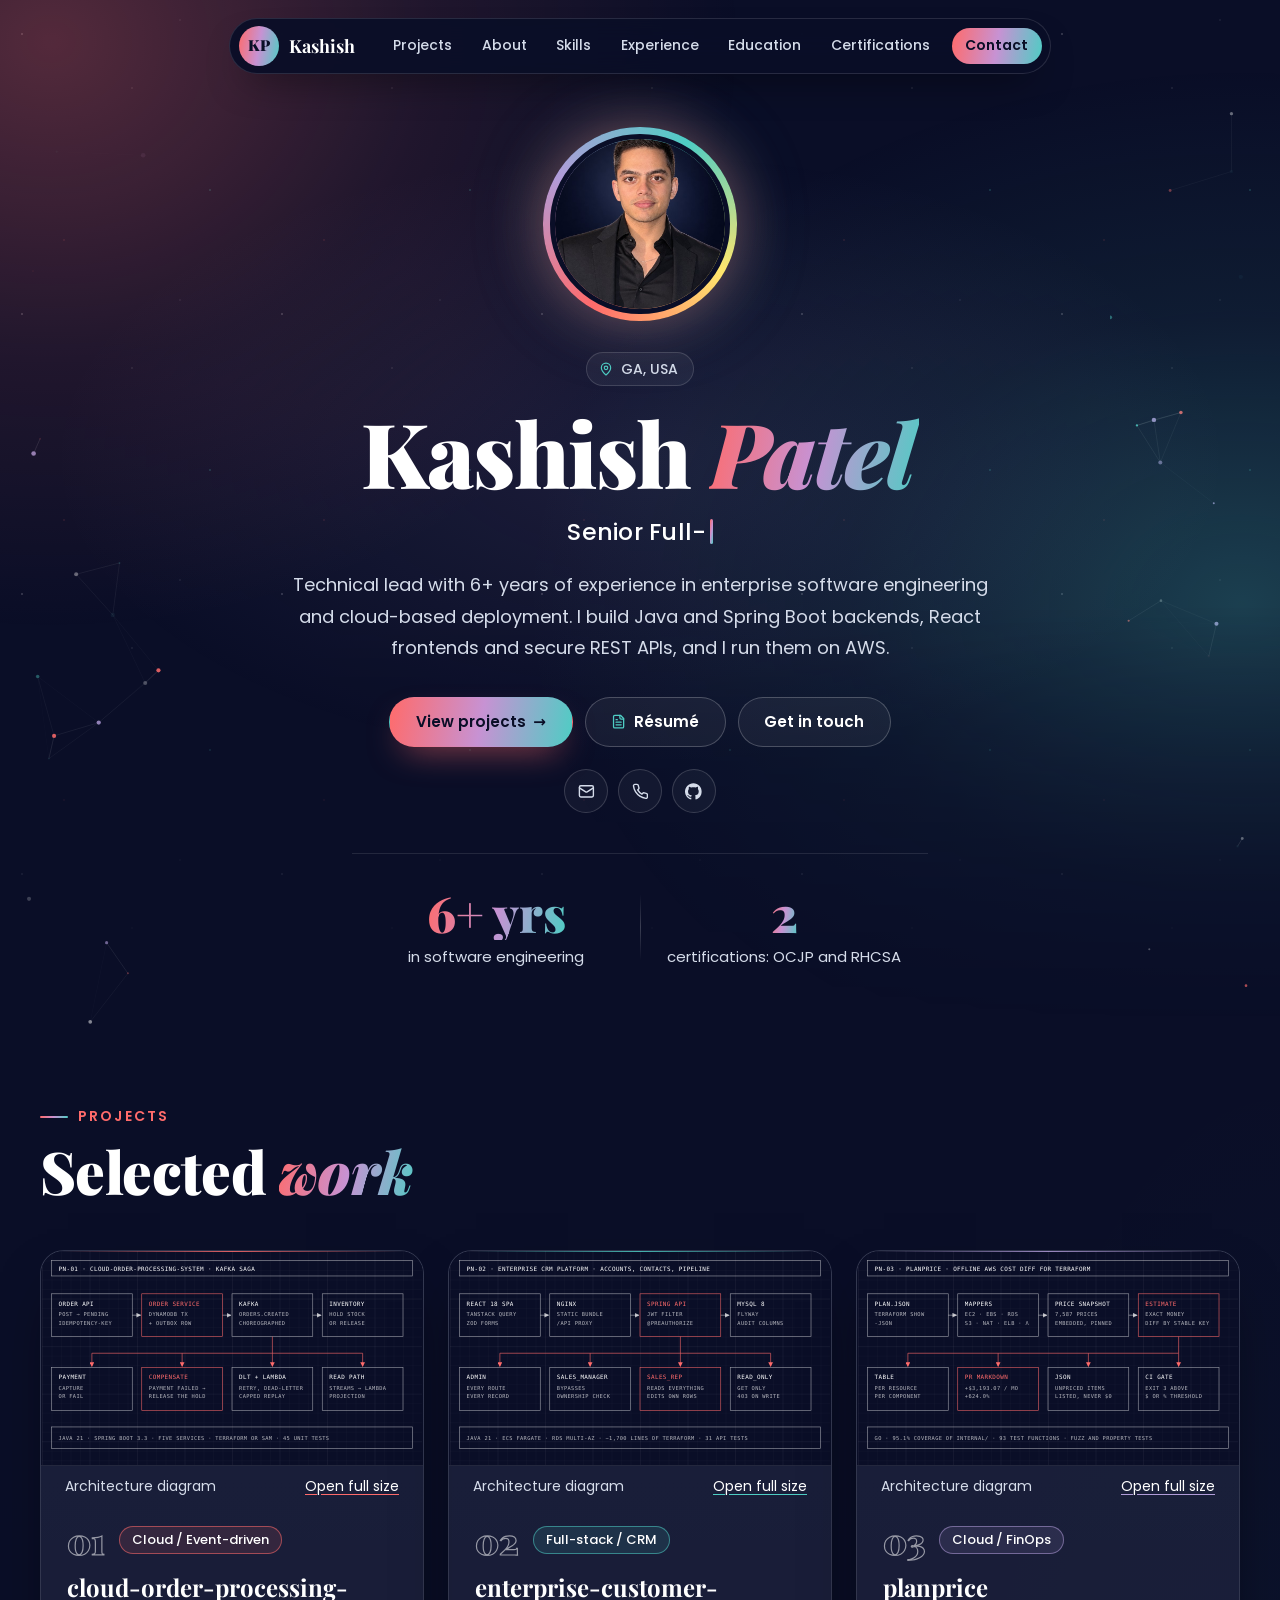
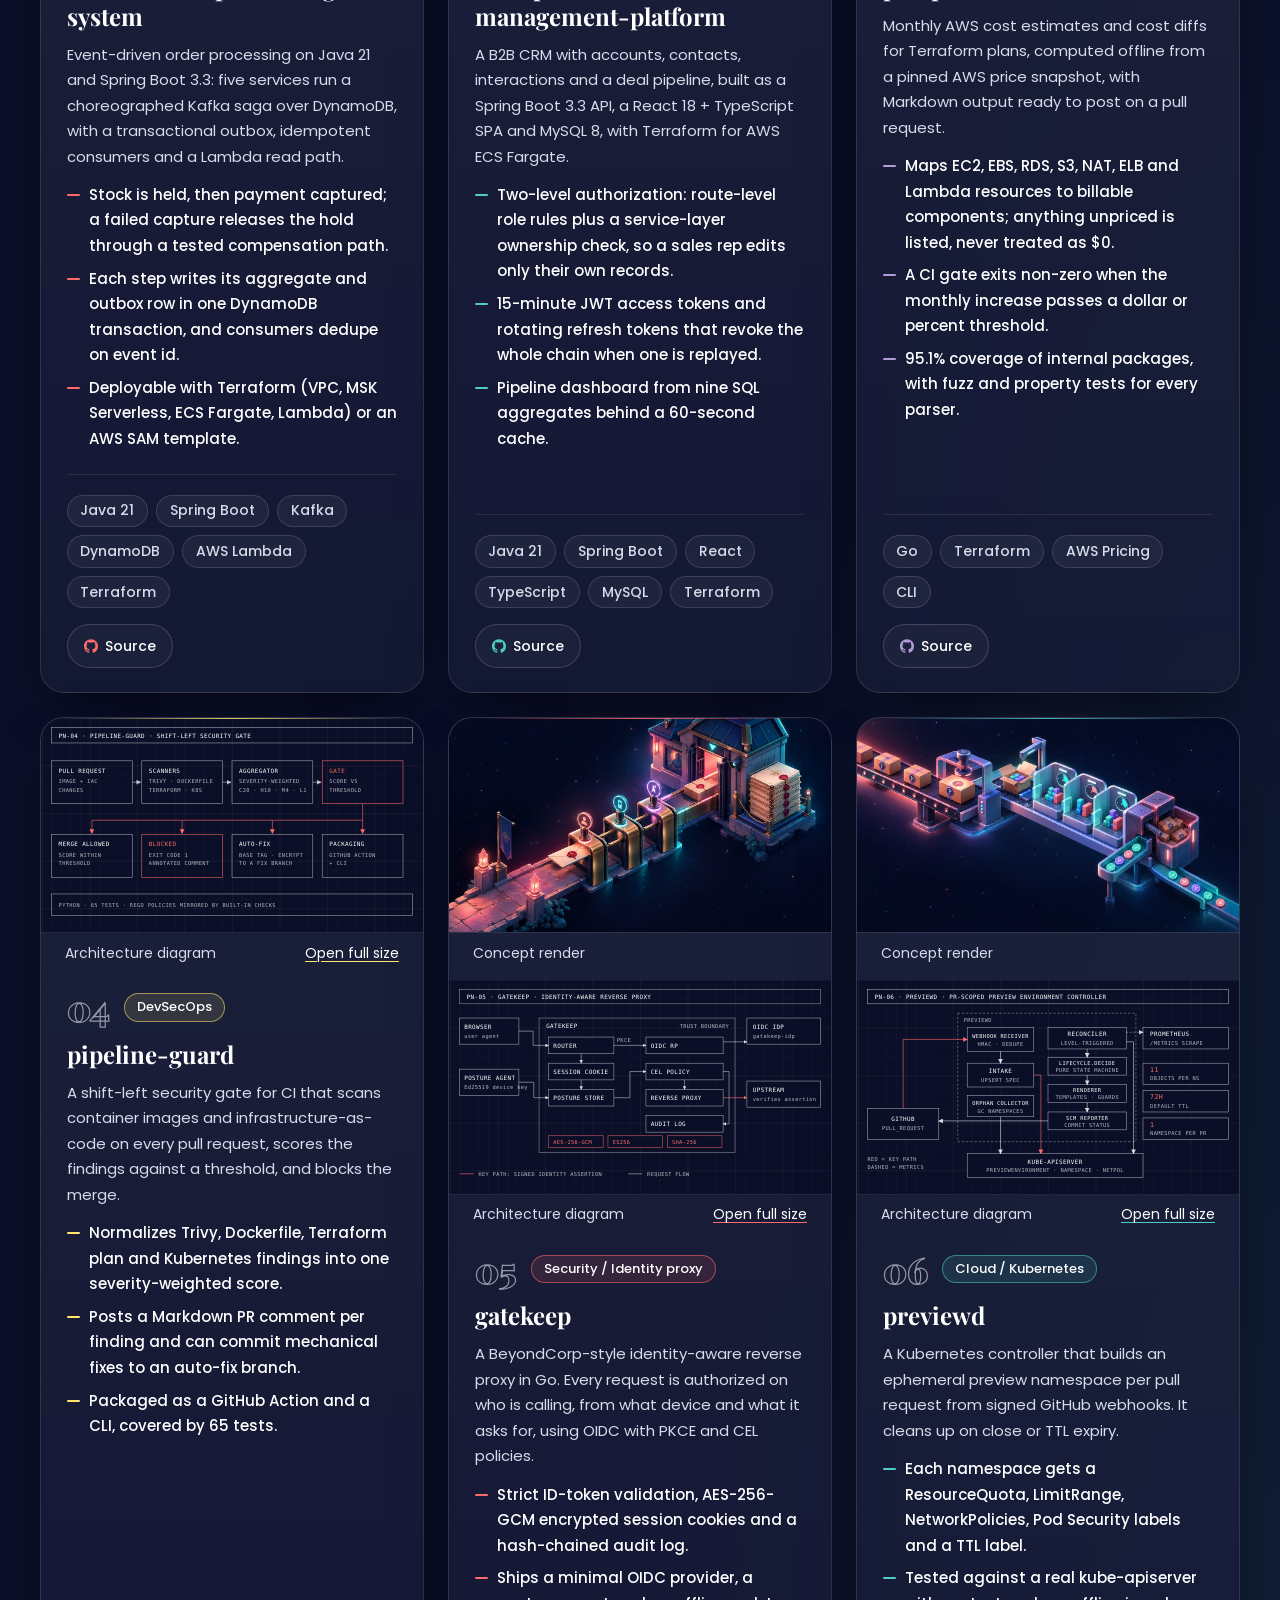
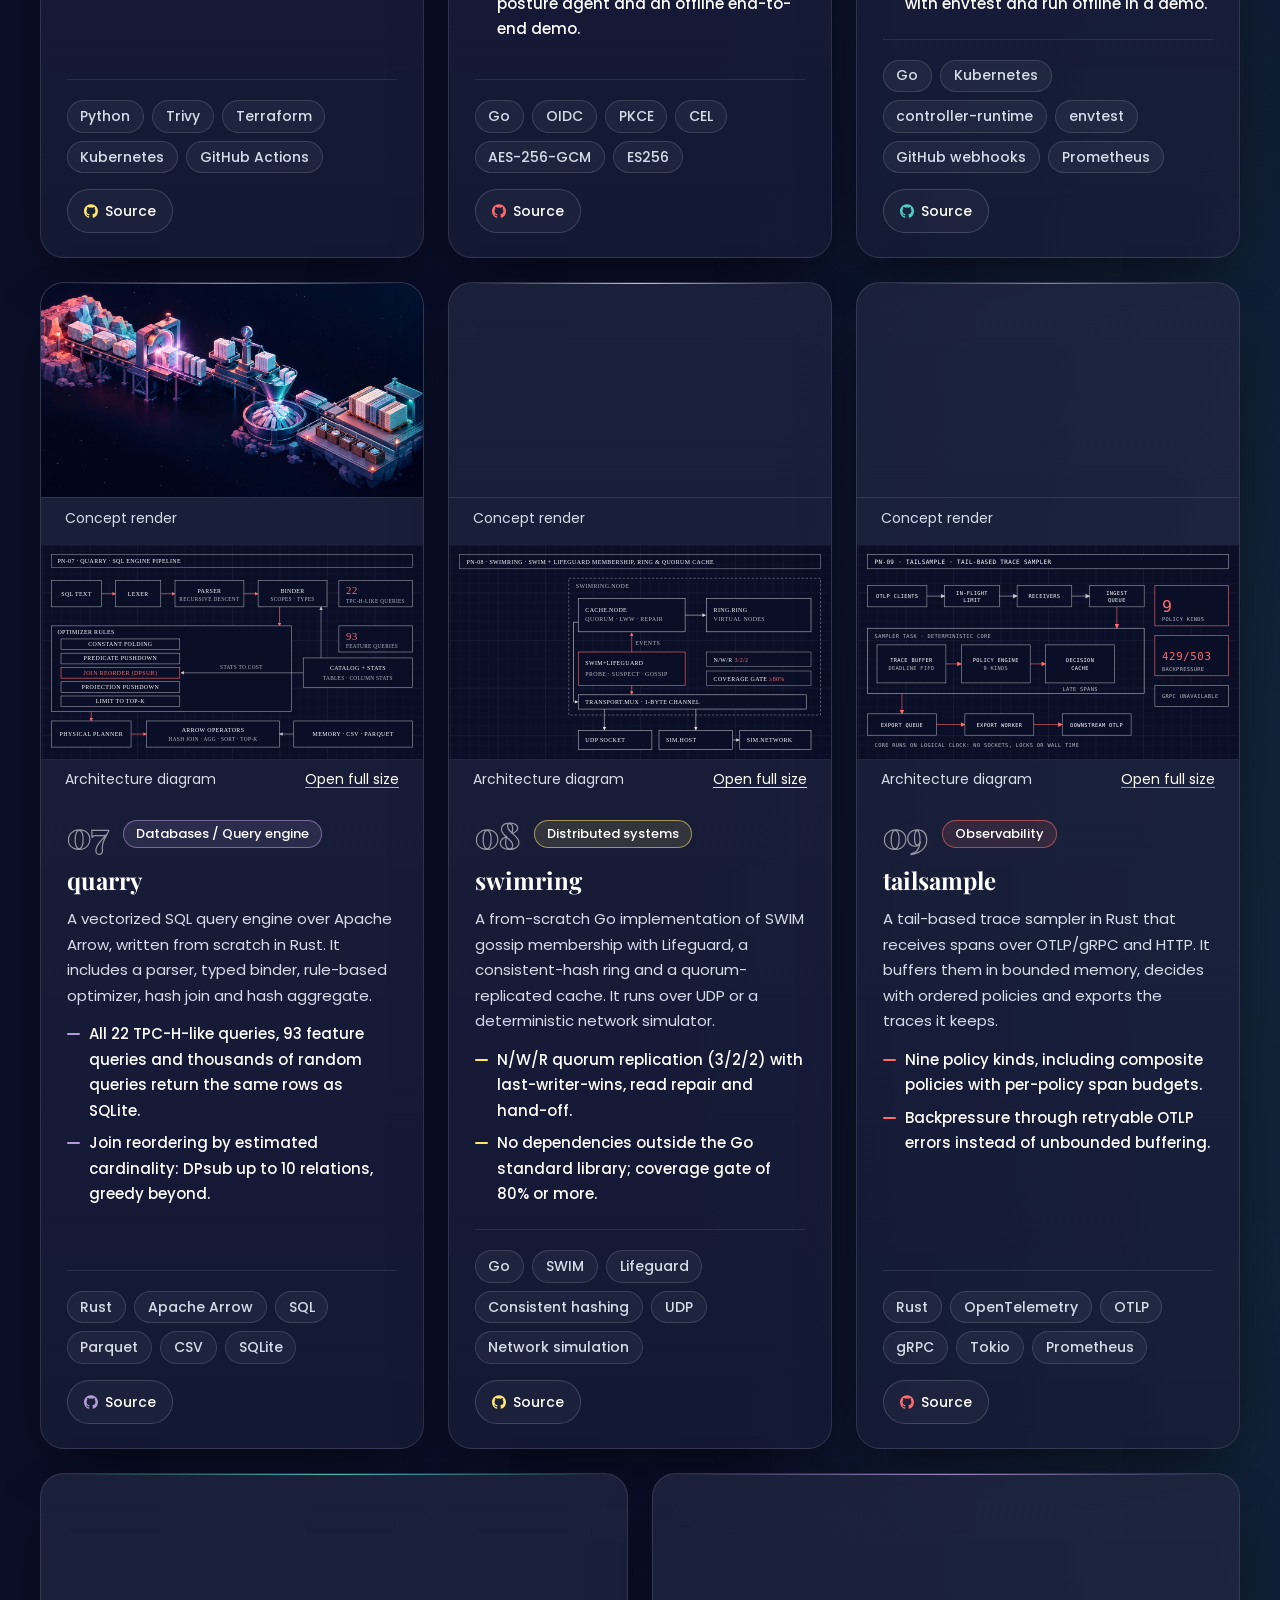
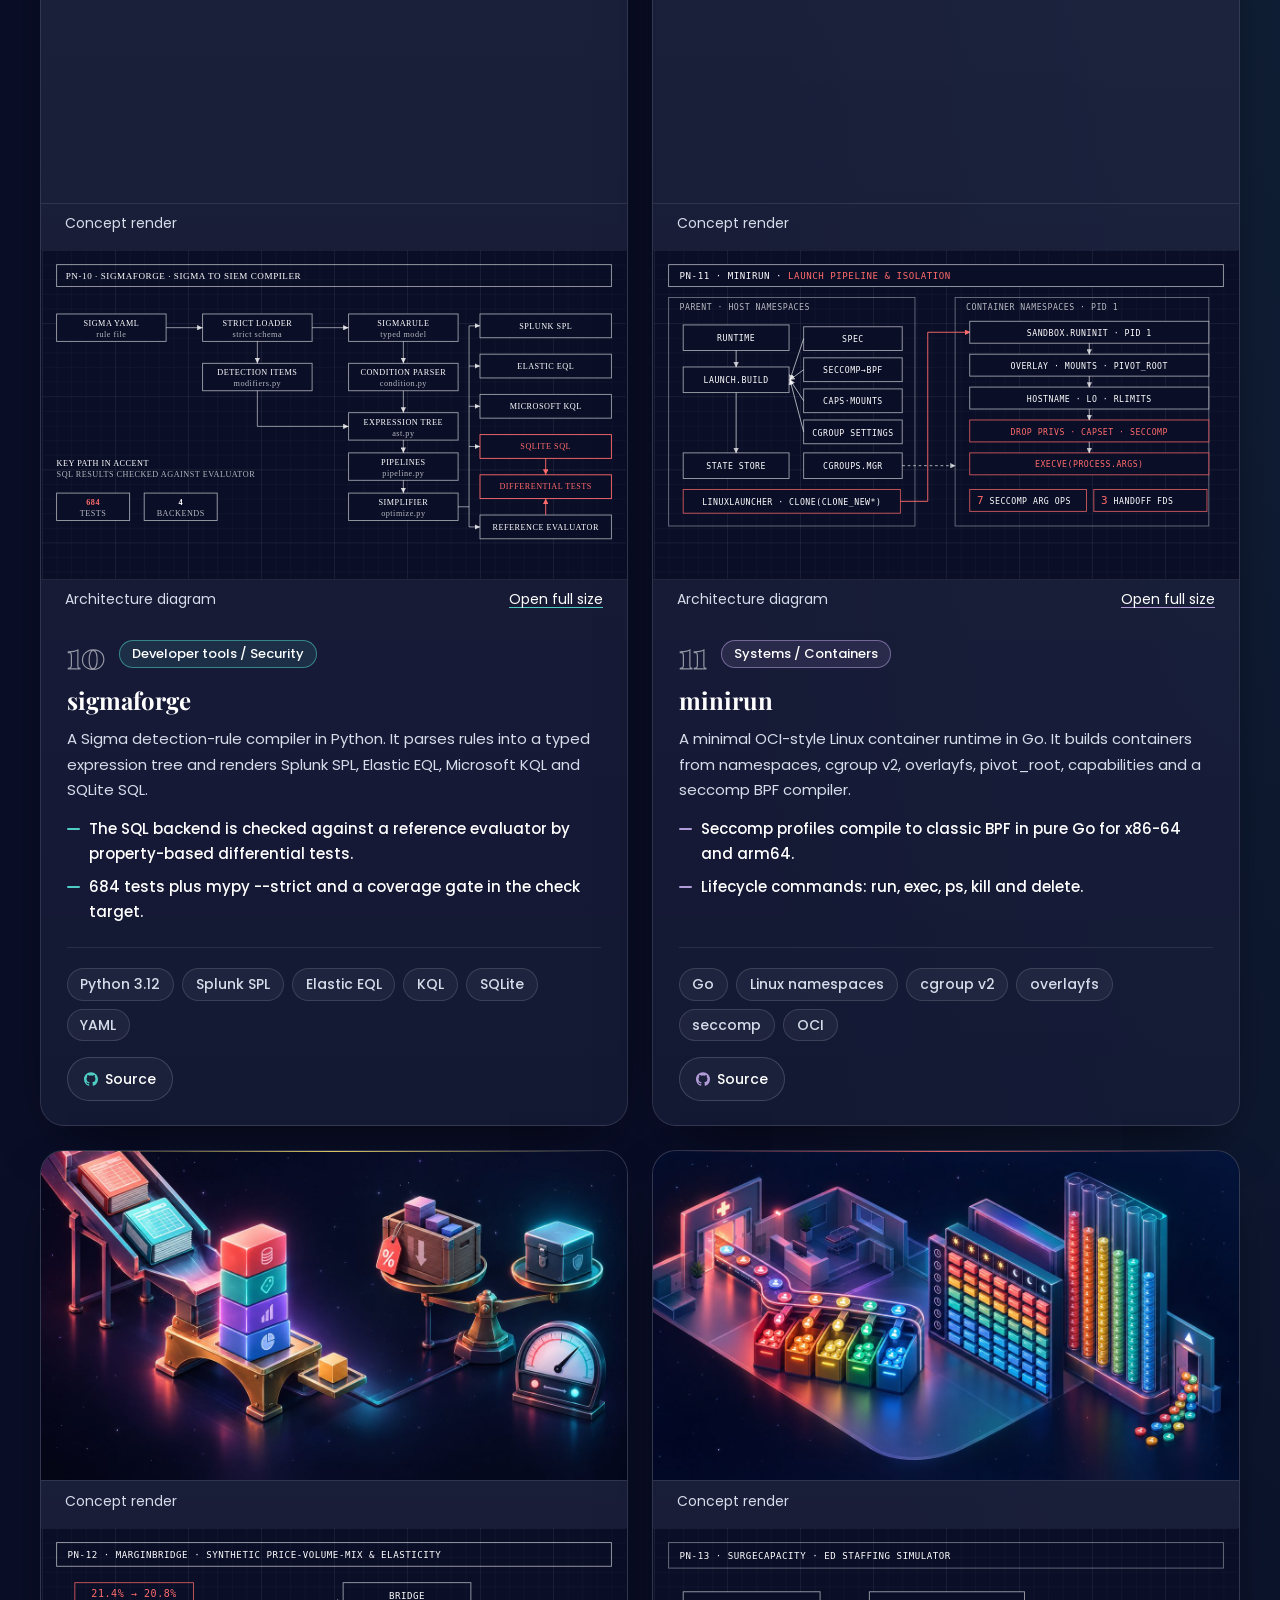
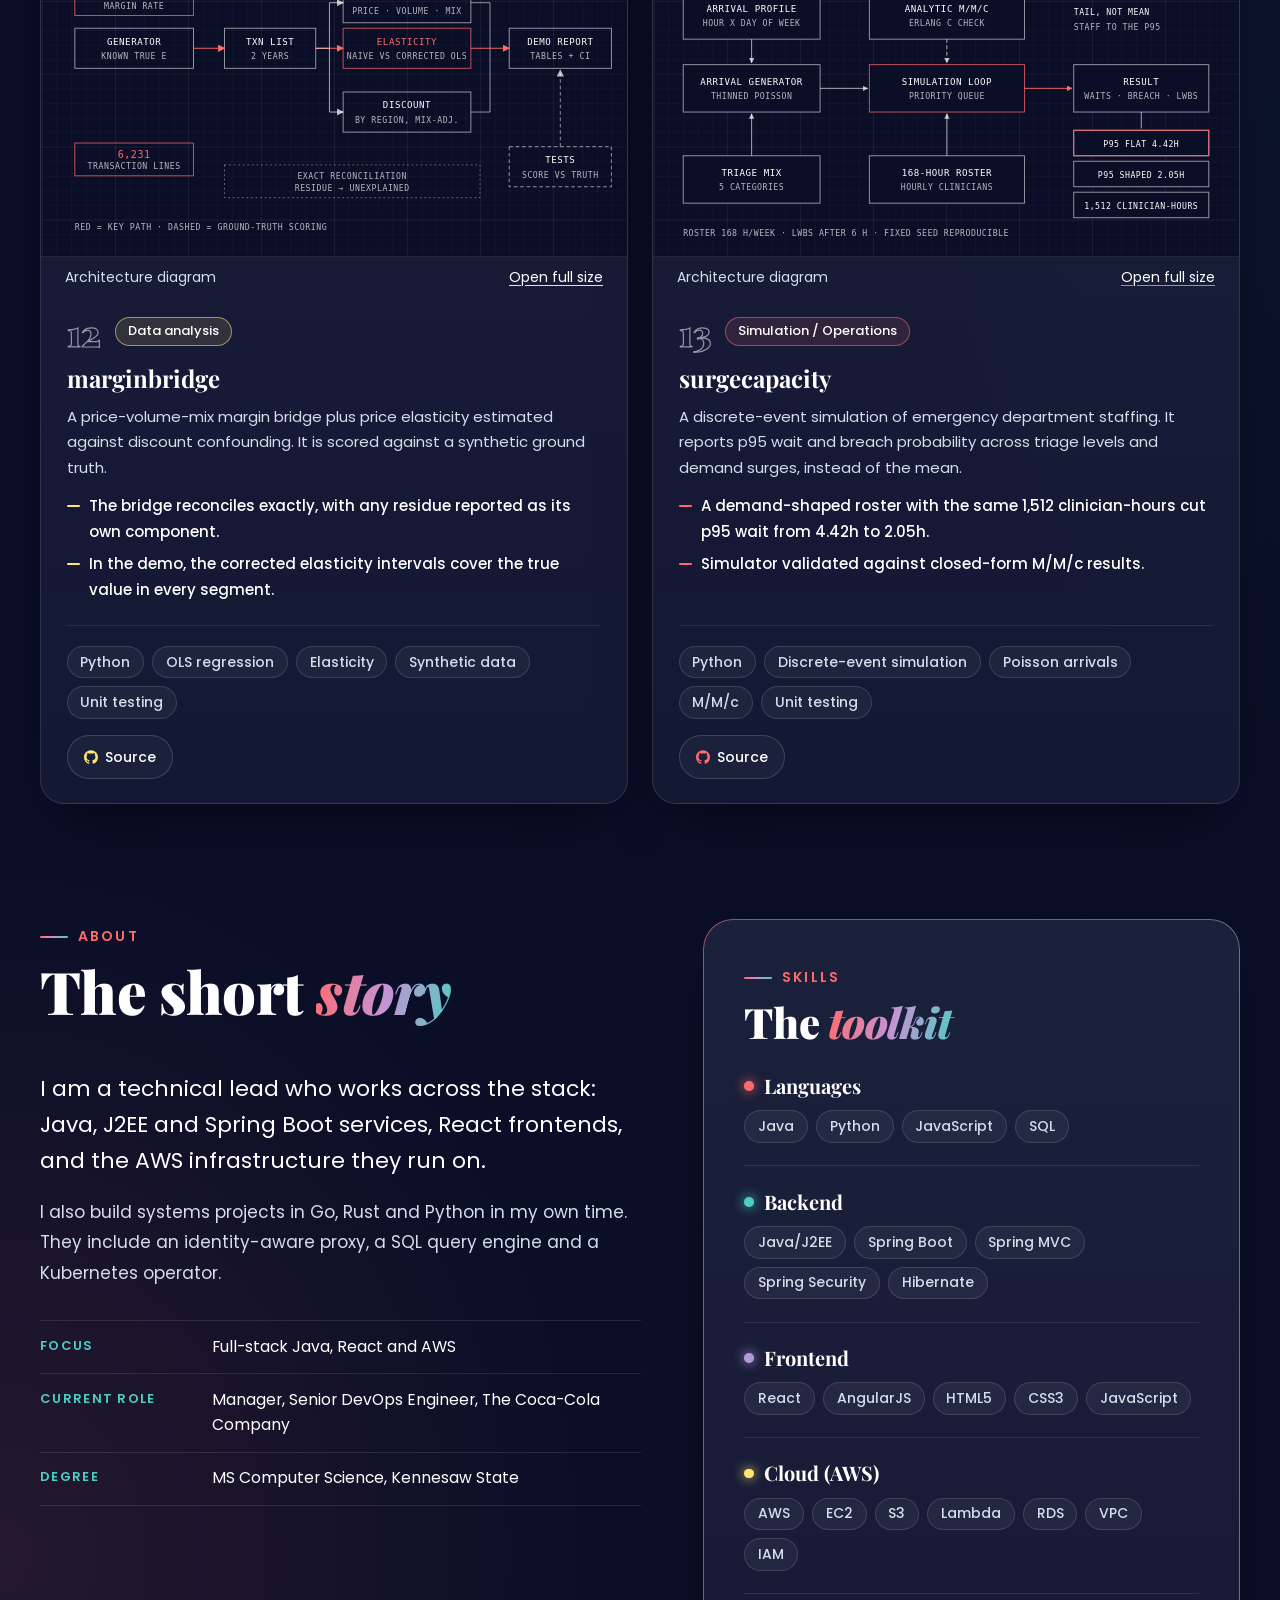
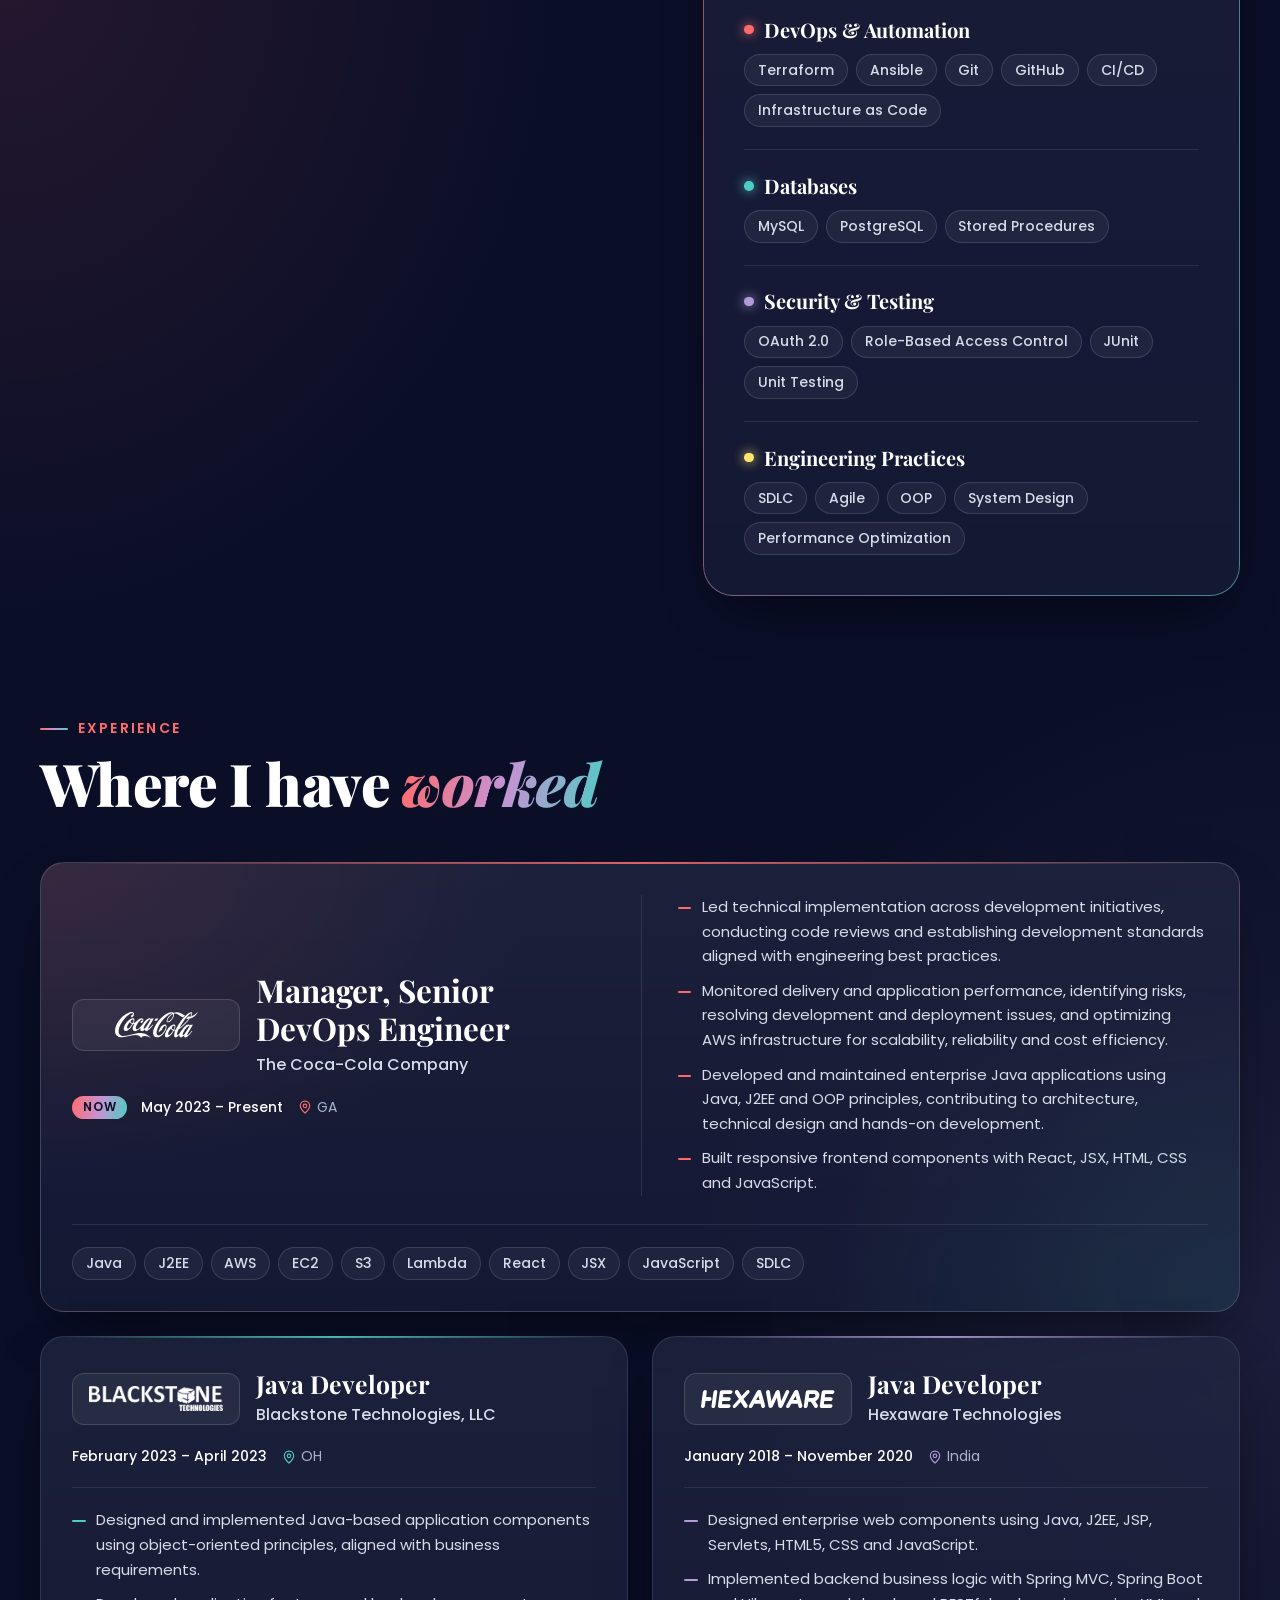
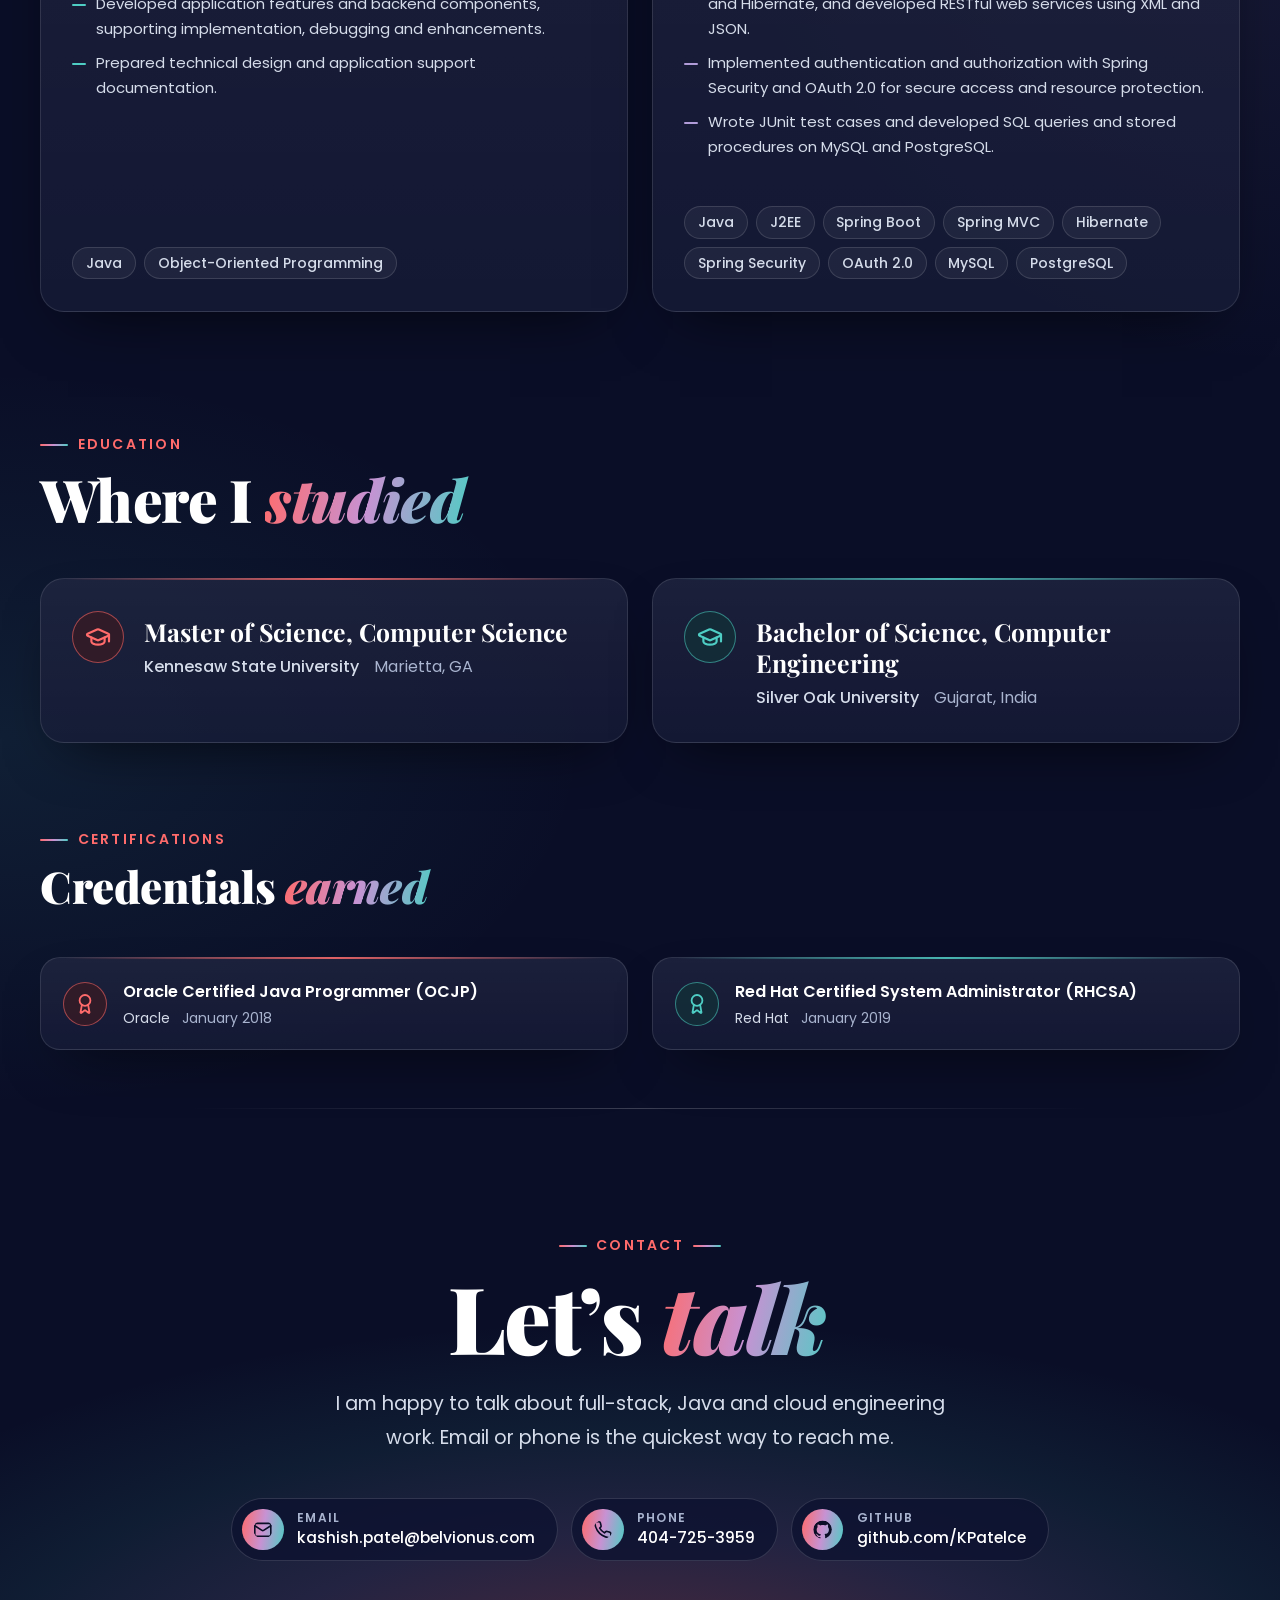
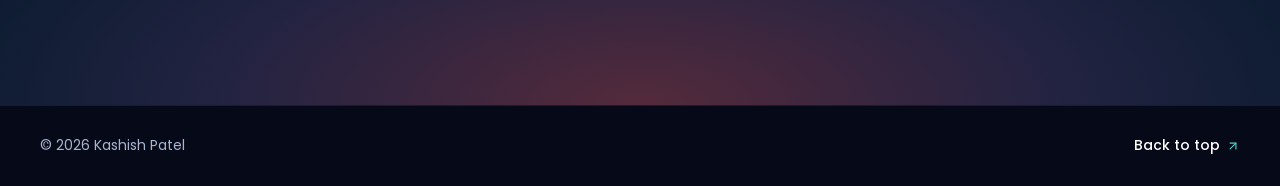
<file: index.html>
<!doctype html>
<html lang="en" data-kit-template="vibrant-portfolio" data-kit-featured-layout="split">
  <head>
    <meta charset="utf-8" />
    <meta name="viewport" content="width=device-width, initial-scale=1" />
    <meta name="theme-color" content="#0a0e27" />
    
    
    <link rel="stylesheet" href="assets/kit/kit.css" />
    <link rel="preconnect" href="https://fonts.googleapis.com/" />
    <link rel="preconnect" href="https://fonts.gstatic.com/" crossorigin />
    <link
      rel="stylesheet"
      href="https://fonts.googleapis.com/css2?family=Playfair+Display:ital,wght@0,600;0,700;0,900;1,600;1,700;1,900&amp;family=Poppins:wght@300;400;500;600&amp;display=swap"
    />
    <link rel="stylesheet" href="assets/css/styles.css" />
<link rel="stylesheet" href="assets/css/polish.css">
    <link rel="stylesheet" href="assets/css/print.css" media="print" />
    <script type="module" src="assets/kit/kit.js"></script>
    <script defer src="assets/js/main.js"></script>
  
<title>Kashish Patel | Senior Full-Stack Software Engineer</title>
<meta name="description" content="Technical lead with 6+ years building Java, Spring Boot, React and AWS applications, from backend services and secure APIs to cloud deployment.">
<meta name="author" content="Kashish Patel">
<link rel="canonical" href="https://kpatelce.github.io/">
<meta property="og:type" content="profile">
<meta property="og:title" content="Kashish Patel | Senior Full-Stack Software Engineer">
<meta property="og:description" content="Technical lead with 6+ years building Java, Spring Boot, React and AWS applications, from backend services and secure APIs to cloud deployment.">
<meta property="og:url" content="https://kpatelce.github.io/">
<meta property="og:image" content="https://kpatelce.github.io/assets/images/social-card.png">
<meta property="og:image:width" content="1200">
<meta property="og:image:height" content="630">
<meta name="twitter:card" content="summary_large_image">
<meta name="twitter:title" content="Kashish Patel | Senior Full-Stack Software Engineer">
<meta name="twitter:description" content="Technical lead with 6+ years building Java, Spring Boot, React and AWS applications, from backend services and secure APIs to cloud deployment.">
<meta name="twitter:image" content="https://kpatelce.github.io/assets/images/social-card.png">
<link rel="icon" href="favicon.svg" type="image/svg+xml">
<link rel="apple-touch-icon" href="apple-touch-icon.png">
<script type="application/ld+json">{"@context":"https://schema.org","@type":"Person","name":"Kashish Patel","jobTitle":"Senior Full-Stack Software Engineer | Java, React, AWS","url":"https://kpatelce.github.io/","image":"https://kpatelce.github.io/assets/images/kashish-patel.jpg","email":"kashish.patel@belvionus.com","sameAs":["https://github.com/KPatelce"]}</script>
</head>
  <body>
    <a class="skip-link" href="#top">Skip to content</a>

    <!-- The nav floats over the night as one glass capsule: the gradient monogram, the first
         name, the sections, and Contact as the bright pill at the end -->
    <header class="nav-shell" id="nav">
      <div class="capsule">
        <a class="brand" href="#top">
          <span class="brand-mark js-initials" aria-hidden="true"></span>
          <span class="brand-name js-first" aria-hidden="true"></span>
          <span class="sr-only" data-kit-text="hero.name"></span>
        </a>
        <nav class="nav" aria-label="Sections">
          <ul class="menu" id="menu" data-kit="nav"></ul>
        </nav>
        <button
          class="menu-toggle"
          type="button"
          aria-expanded="false"
          aria-controls="menu"
          aria-label="Menu"
        >
          <span data-kit="icon" data-icon="menu"></span>
        </button>
      </div>
    </header>

    <main id="top" tabindex="-1">
      <!-- Hero: a centred poster under coral and teal light. The portrait sits in a gradient
           ring; without one the name carries the poster on its own -->
      <section id="hero" class="hero" data-kit-section="hero" aria-label="Introduction">
        <div class="hero-light" aria-hidden="true"></div>
        <div class="wrap hero-inner js-hero">
          <div class="portrait js-portrait">
            <span class="portrait-ring" aria-hidden="true"></span>
            <figure class="portrait-frame" data-kit="hero-photo"></figure>
          </div>
          <p class="hero-where">
            <span data-kit="icon" data-icon="map-pin"></span>
            <span data-kit-text="hero.location"></span>
          </p>
          <h1 class="hero-name js-name" data-kit-text="hero.name"></h1>
          <p class="hero-role"><span class="js-typed" data-kit-text="hero.title"></span></p>
          <p class="hero-summary" data-kit-text="hero.summary"></p>
          <div class="hero-ctas" data-kit="ctas"></div>
          <div class="hero-social" data-kit="social"></div>
          <div class="stats" data-kit="readouts"></div>
        </div>
      </section>

      <!-- Projects come first: featured work in spotlights (the picture beside the story), the
           rest in a grid that always closes its last row -->
      <section
        id="projects"
        class="band band--projects"
        data-kit-section="projects"
        data-kit-label="Projects"
      >
        <div class="wrap">
          <header class="head">
            <p class="eyebrow">Projects</p>
            <h2 class="title">Selected <em>work</em></h2>
          </header>
          <div class="spots" data-kit-list="featured">
            <template>
              <article class="spot">
                <figure class="spot-media" data-kit="project-media"></figure>
                <div class="spot-body">
                  <p class="spot-meta">
                    <span class="spot-num js-num" aria-hidden="true"></span>
                    <span class="spot-cat" data-kit-field="category"></span>
                  </p>
                  <h3 class="spot-name" data-kit-field="name"></h3>
                  <p class="spot-desc" data-kit-field="description"></p>
                  <ul class="spot-points js-points" data-kit-each="highlights">
                    <li></li>
                  </ul>
                  <div class="spot-foot">
                    <ul class="pills" data-kit-each="technologies">
                      <li></li>
                    </ul>
                    <div class="links" data-kit="project-links"></div>
                  </div>
                </div>
              </article>
            </template>
          </div>
          <h3 class="more-head js-more-head">More projects</h3>
          <div class="works" data-kit-list="projects">
            <template>
              <article class="work">
                <figure class="work-media" data-kit="project-media"></figure>
                <div class="work-body">
                  <p class="work-meta">
                    <span class="work-num js-num" aria-hidden="true"></span>
                    <span class="work-cat" data-kit-field="category"></span>
                  </p>
                  <h3 class="work-name" data-kit-field="name"></h3>
                  <div class="work-text">
                    <p class="work-desc" data-kit-field="description"></p>
                    <ul class="work-points" data-kit-each="highlights">
                      <li></li>
                    </ul>
                  </div>
                  <div class="work-foot">
                    <ul class="pills" data-kit-each="technologies">
                      <li></li>
                    </ul>
                    <div class="links" data-kit="project-links"></div>
                  </div>
                </div>
              </article>
            </template>
          </div>
        </div>
      </section>

      <!-- The profile: the story on the left, the toolkit in a glass panel on the right; either
           one alone takes the width -->
      <div class="band band--profile js-profile-band">
        <div class="wrap profile js-profile">
          <section id="about" class="about" data-kit-section="about" data-kit-label="About">
            <header class="head">
              <p class="eyebrow">About</p>
              <h2 class="title">The short <em>story</em></h2>
            </header>
            <div class="story" data-kit-list="paragraphs">
              <template>
                <p class="story-p"></p>
              </template>
            </div>
            <dl class="facts" data-kit-list="highlights">
              <template>
                <div class="fact">
                  <dt data-kit-field="label"></dt>
                  <dd data-kit-field="value"></dd>
                </div>
              </template>
            </dl>
          </section>

          <section id="skills" class="skills" data-kit-section="skills" data-kit-label="Skills">
            <div class="toolkit">
              <header class="head head--panel">
                <p class="eyebrow">Skills</p>
                <h2 class="title">The <em>toolkit</em></h2>
              </header>
              <div class="groups" data-kit-list="groups">
                <template>
                  <div class="group">
                    <h3 class="group-name" data-kit-field="name"></h3>
                    <ul class="pills" data-kit-each="items">
                      <li></li>
                    </ul>
                  </div>
                </template>
              </div>
            </div>
          </section>
        </div>
      </div>

      <!-- Experience: the most recent role leads across the full width, the rest follow two by
           two; a row left with one card gives it the full width -->
      <section
        id="experience"
        class="band band--experience"
        data-kit-section="experience"
        data-kit-label="Experience"
      >
        <div class="wrap">
          <header class="head">
            <p class="eyebrow">Experience</p>
            <h2 class="title">Where I have <em>worked</em></h2>
          </header>
          <ol class="roles" data-kit-list="roles">
            <template>
              <li class="role">
                <div class="role-main">
                  <div class="role-top">
                    <div class="role-logo" data-kit="role-logo"></div>
                    <span class="role-mono js-mono" aria-hidden="true"></span>
                    <div class="role-id">
                      <h3 class="role-title" data-kit-field="title"></h3>
                      <p class="role-org">
                        <a
                          class="role-company"
                          data-kit-field="company"
                          data-kit-href="companyUrl"
                        ></a>
                      </p>
                    </div>
                  </div>
                  <p class="role-when">
                    <span class="role-now js-now">Now</span>
                    <span class="role-dates" data-kit="role-dates"></span>
                    <span class="role-where js-where">
                      <span data-kit="icon" data-icon="map-pin"></span>
                      <span data-kit-field="location"></span>
                    </span>
                  </p>
                  <p class="role-desc" data-kit-field="description"></p>
                  <div class="role-earlier js-earlier">
                    <p class="earlier-label">Earlier at this company</p>
                    <div class="earlier-list" data-kit="role-earlier"></div>
                  </div>
                </div>
                <ul class="role-points" data-kit-each="highlights">
                  <li></li>
                </ul>
                <ul class="pills role-tech" data-kit-each="technologies">
                  <li></li>
                </ul>
              </li>
            </template>
          </ol>
        </div>
      </section>

      <!-- Education and certifications: cards that close every row, whatever the count -->
      <div class="band band--creds js-creds-band">
        <div class="wrap creds">
          <section
            id="education"
            class="cred"
            data-kit-section="education"
            data-kit-label="Education"
          >
            <header class="head">
              <p class="eyebrow">Education</p>
              <h2 class="title">Where I <em>studied</em></h2>
            </header>
            <div class="edus" data-kit-list="entries">
              <template>
                <article class="edu">
                  <span class="edu-icon" data-kit="icon" data-icon="graduation-cap"></span>
                  <div class="edu-body">
                    <p class="edu-when" data-kit="role-dates"></p>
                    <h3 class="edu-degree">
                      <span data-kit-field="degree"></span><span class="edu-sep">, </span
                      ><span data-kit-field="field"></span>
                    </h3>
                    <p class="edu-inst">
                      <span data-kit-field="institution"></span>
                      <span class="edu-loc" data-kit-field="location"></span>
                    </p>
                    <ul class="edu-details" data-kit-each="details">
                      <li></li>
                    </ul>
                  </div>
                </article>
              </template>
            </div>
          </section>

          <section
            id="certifications"
            class="cred"
            data-kit-section="certifications"
            data-kit-label="Certifications"
          >
            <header class="head head--sm">
              <p class="eyebrow">Certifications</p>
              <h2 class="title">Credentials <em>earned</em></h2>
            </header>
            <ul class="certs" data-kit-list="items">
              <template>
                <li class="cert">
                  <span class="cert-icon" data-kit="icon" data-icon="award"></span>
                  <div class="cert-body">
                    <a class="cert-name" data-kit-field="name" data-kit-href="url"></a>
                    <p class="cert-meta">
                      <span class="cert-issuer" data-kit-field="issuer"></span>
                      <span class="cert-date" data-kit-field="date"></span>
                    </p>
                  </div>
                </li>
              </template>
            </ul>
          </section>
        </div>
      </div>

      <!-- Contact: the finale, centred over a sunrise of the same coral and teal light -->
      <section id="contact" class="finale" data-kit-section="contact" data-kit-label="Contact">
        <div class="wrap finale-inner">
          <p class="eyebrow">Contact</p>
          <h2 class="finale-title">Let&rsquo;s <em>talk</em></h2>
          <p class="finale-intro" data-kit-text="contact.intro"></p>
          <p class="finale-status">
            <span class="pulse" aria-hidden="true"></span>
            <span data-kit-text="contact.availability"></span>
          </p>
          <ul class="channels" data-kit="contact-list"></ul>
        </div>
      </section>
    </main>

    <footer class="foot">
      <div class="wrap foot-inner">
        <p class="foot-copy" data-kit="footer"></p>
        <a class="foot-top" href="#top">
          Back to top
          <span data-kit="icon" data-icon="arrow-up-right"></span>
        </a>
      </div>
    </footer>
  </body>
</html>
</file>
<file: assets/kit/kit.css>
/*
 * Template kit v1: structural styles for what kit.js renders.
 *
 * Every colour, radius, border, shadow and font comes from the ten --kit-* tokens, which a
 * template sets in its own :root. Every selector is wrapped in :where(), so it has no
 * specificity and any rule in the template's own stylesheet overrides it.
 */

:where(:root) {
  --kit-bg: Canvas;
  --kit-ink: CanvasText;
  --kit-accent: LinkText;
  --kit-muted: GrayText;
  --kit-radius: 0.5rem;
  --kit-border: 1px solid color-mix(in srgb, currentColor 18%, transparent);
  --kit-shadow: 0 1px 3px color-mix(in srgb, CanvasText 14%, transparent);
  --kit-font-body: system-ui, sans-serif;
  --kit-font-display: var(--kit-font-body);
  --kit-font-mono: ui-monospace, monospace;
}

@media (prefers-reduced-motion: no-preference) {
  :where(html) {
    scroll-behavior: smooth;
  }
}

/* The sprite is a hidden library of <symbol>s; icons are 1em and take the text colour. */
:where(.kit-sprite) {
  position: absolute;
  width: 0;
  height: 0;
  overflow: hidden;
}

:where(.kit-icon) {
  width: 1em;
  height: 1em;
  flex: none;
  vertical-align: -0.125em;
}

/* Kit-rendered text never overflows a narrow screen, however long a name or URL is. */
:where([data-kit-text], [data-kit-field], [data-kit-each] > *, [class^='kit-'], [class*=' kit-']) {
  overflow-wrap: anywhere;
}

/* ---- lists and slots ---- */

:where(ul, ol):where([data-kit-list], [data-kit-each], [data-kit]) {
  margin: 0;
  padding: 0;
  list-style: none;
}

:where([data-kit-list][data-kit-count='0']) {
  display: none;
}

:where([data-kit-list='projects'], [data-kit-list='featured']) {
  display: grid;
  gap: 1.5rem;
}

:where([data-kit-list='projects']) {
  grid-template-columns: repeat(auto-fill, minmax(min(100%, 18rem), 1fr));
}

:where([data-kit-list='roles'], [data-kit-list='entries'], [data-kit-list='items']) {
  display: grid;
  gap: 1.5rem;
}

:where([data-kit-list='groups']) {
  display: grid;
  gap: 1.25rem;
  grid-template-columns: repeat(auto-fill, minmax(min(100%, 14rem), 1fr));
}

:where(.kit-tags) {
  display: flex;
  flex-wrap: wrap;
  gap: 0.375rem;
}

:where(.kit-tags > li) {
  padding: 0.125rem 0.5rem;
  border: var(--kit-border);
  border-radius: var(--kit-radius);
  font-family: var(--kit-font-mono);
  font-size: 0.8125em;
}

:where(.kit-meta, .kit-caption, .kit-dates, .kit-readout__label, .kit-highlight > :first-child) {
  color: var(--kit-muted);
  font-size: 0.875em;
}

:where(.kit-meta) {
  display: flex;
  flex-wrap: wrap;
  gap: 0 0.75rem;
  margin: 0.25rem 0;
  font-family: var(--kit-font-mono);
}

/* ---- hero ---- */

:where([data-kit='hero-photo']) {
  margin: 0;
}

:where([data-kit='hero-photo'] img) {
  display: block;
  width: 100%;
  height: auto;
  aspect-ratio: 4 / 5;
  object-fit: cover;
  border-radius: var(--kit-radius);
  box-shadow: var(--kit-shadow);
}

:where([data-kit='readouts']) {
  display: grid;
  grid-template-columns: repeat(auto-fit, minmax(min(100%, 8rem), 1fr));
  gap: 1rem;
}

:where(.kit-readout) {
  display: flex;
  flex-direction: column;
  gap: 0.25rem;
}

:where(.kit-readout__value) {
  color: var(--kit-accent);
  font-family: var(--kit-font-display);
  font-size: clamp(1.5rem, 1.2rem + 1.5vw, 2.25rem);
  font-weight: 700;
  line-height: 1.1;
}

:where([data-kit='ctas'], [data-kit='social'], [data-kit='nav']) {
  display: flex;
  flex-wrap: wrap;
  align-items: center;
  gap: 0.75rem;
}

:where(.kit-cta) {
  display: inline-flex;
  align-items: center;
  gap: 0.5em;
  padding: 0.75em 1.25em;
  border: var(--kit-border);
  border-radius: var(--kit-radius);
  color: var(--kit-ink);
  font-family: var(--kit-font-body);
  font-weight: 600;
  line-height: 1.2;
  text-decoration: none;
}

:where(.kit-cta--primary) {
  border-color: transparent;
  background: var(--kit-accent);
  color: var(--kit-bg);
}

:where(.kit-social__link) {
  display: inline-flex;
  align-items: center;
  justify-content: center;
  width: 2.75rem;
  height: 2.75rem;
  border: var(--kit-border);
  border-radius: var(--kit-radius);
  color: var(--kit-ink);
}

/* the social label names the link for screen readers; the icon is what shows */
:where(.kit-social__label) {
  position: absolute;
  width: 1px;
  height: 1px;
  overflow: hidden;
  clip-path: inset(50%);
  white-space: nowrap;
}

:where(.kit-nav__link, .kit-link, .kit-contact) {
  color: inherit;
  text-decoration: none;
}

/* company and certification links set from data-kit-href */
:where(a[data-kit-href]) {
  color: inherit;
  text-decoration-color: var(--kit-accent);
  text-underline-offset: 0.2em;
}

:where(
  .kit-cta,
  .kit-social__link,
  .kit-nav__link,
  .kit-link,
  .kit-contact,
  .kit-cert a
):focus-visible {
  outline: 2px solid var(--kit-accent);
  outline-offset: 3px;
}

/* ---- experience and education ---- */

:where(.kit-role) {
  display: grid;
  grid-template-columns: 4rem minmax(0, 1fr);
  column-gap: 1rem;
}

:where(.kit-role > *) {
  grid-column: 2;
  margin: 0;
}

:where(.kit-role > [data-kit='role-logo']) {
  grid-column: 1;
  grid-row: 1 / span 9;
}

:where(.kit-role[data-kit-logo='0']) {
  grid-template-columns: minmax(0, 1fr);
}

:where(.kit-role[data-kit-logo='0'] > *) {
  grid-column: 1;
}

:where([data-kit='role-logo'] img) {
  display: block;
  width: 4rem;
  height: 4rem;
  padding: 0.375rem;
  border: var(--kit-border);
  border-radius: var(--kit-radius);
  background: var(--kit-bg);
  object-fit: contain;
}

:where(.kit-role h3, .kit-entry h3, .kit-project h3, .kit-group h3) {
  margin: 0;
  font-family: var(--kit-font-display);
  line-height: 1.25;
}

:where(.kit-role [data-kit-each='highlights'], .kit-project [data-kit-each='highlights']) {
  margin: 0.5rem 0;
  padding-inline-start: 1.25em;
  list-style: disc;
}

:where(.kit-role > .kit-tags, .kit-project > .kit-tags) {
  margin-block: 0.5rem;
}

:where([data-kit='role-earlier']) {
  display: grid;
  gap: 0.25rem;
  margin-top: 0.5rem;
  padding-inline-start: 0.75rem;
  border-inline-start: var(--kit-border);
}

:where(.kit-earlier) {
  display: flex;
  flex-wrap: wrap;
  gap: 0 0.75rem;
}

:where(.kit-entry > *, .kit-group > *) {
  margin: 0 0 0.25rem;
}

/* ---- projects ---- */

:where(.kit-project) {
  display: flex;
  flex-direction: column;
  gap: 0.5rem;
  overflow: hidden;
  padding-bottom: 1rem;
  border: var(--kit-border);
  border-radius: var(--kit-radius);
  box-shadow: var(--kit-shadow);
}

:where(.kit-project > :not([data-kit='project-media'])) {
  margin: 0;
  padding-inline: 1rem;
}

:where([data-kit='project-media']) {
  margin: 0;
}

:where([data-kit='project-media'] img) {
  display: block;
  width: 100%;
  height: auto;
  aspect-ratio: 16 / 9;
  object-fit: cover;
}

/* a schematic is a diagram: show all of it */
:where(.kit-media--schematic img) {
  object-fit: contain;
  background: var(--kit-bg);
}

:where([data-kit='project-media'] .kit-caption) {
  display: block;
  padding: 0.375rem 1rem 0;
}

:where([data-kit='project-links']) {
  display: flex;
  flex-wrap: wrap;
  gap: 1rem;
  margin-top: auto;
}

:where(.kit-link, .kit-contact) {
  display: inline-flex;
  align-items: center;
  gap: 0.5em;
}

:where(.kit-project > [data-kit-field='category']) {
  color: var(--kit-accent);
  font-family: var(--kit-font-mono);
  font-size: 0.8125em;
  text-transform: uppercase;
  letter-spacing: 0.06em;
}

@media (min-width: 48rem) {
  :where(.kit-project--featured.kit-project--split) {
    display: grid;
    grid-template-columns: minmax(0, 1.25fr) minmax(0, 1fr);
    align-content: start;
    column-gap: 1.5rem;
    padding-bottom: 1.5rem;
  }

  :where(.kit-project--split > [data-kit='project-media']) {
    grid-row: 1 / span 9;
  }

  :where(.kit-project--split > :not([data-kit='project-media'])) {
    grid-column: 2;
    padding-inline: 0 1.5rem;
  }

  :where(.kit-project--split > :nth-child(2)) {
    padding-top: 1.5rem;
  }
}

:where(.kit-project--featured.kit-project--stack [data-kit='project-media'] img) {
  aspect-ratio: 21 / 9;
}

/* ---- contact ---- */

:where([data-kit='contact-list']) {
  display: grid;
  gap: 0.75rem;
}

:where(.kit-cert) {
  display: flex;
  flex-wrap: wrap;
  gap: 0 0.75rem;
}

:where(.kit-cert > :not(a)) {
  color: var(--kit-muted);
}

/* Motion is the template's business, but never when the visitor asked for less of it. Transitions are
   off outright (0s duration and delay): a 0.01ms one is still a live transition, so a style a template
   sets and then measures (its hero name's fit) reads back the old value, and the fit flips on resize. */
@media (prefers-reduced-motion: reduce) {
  :where(*, *::before, *::after) {
    animation-duration: 0.01ms !important;
    animation-iteration-count: 1 !important;
    transition-duration: 0s !important;
    transition-delay: 0s !important;
    scroll-behavior: auto !important;
  }
}
</file>
<file: assets/css/styles.css>
/* Vibrant Portfolio on the template kit.
 *
 * A night-navy ground lit by coral and teal light that meets in a lilac haze; Playfair Display for
 * the names and headings, Poppins for reading. The page is a centred poster hero, then the work,
 * the profile (story and toolkit), the roles, the credentials and a closing sunrise. Cards are
 * frosted glass, and each card in a row takes the next light in turn: coral, teal, lilac, sun. */

:root {
  --kit-bg: #0a0e27;
  --kit-ink: #ffffff;
  --kit-accent: #ff6b6b;
  --kit-muted: #a9b4cf;
  --kit-radius: 18px;
  --kit-border: 1px solid rgba(255, 255, 255, 0.11);
  --kit-shadow: 0 24px 60px -28px rgba(0, 0, 0, 0.75);
  --kit-font-display: 'Playfair Display', Georgia, 'Times New Roman', serif;
  --kit-font-body: 'Poppins', system-ui, -apple-system, 'Segoe UI', sans-serif;
  --kit-font-mono: ui-monospace, 'SFMono-Regular', Menlo, Consolas, monospace;

  --night: #0a0e27;
  --night-deep: #060917;
  --ink: #ffffff;
  --ink-2: #d5dcea;
  --muted: #a9b4cf;
  --coral: #ff6b6b;
  --teal: #4ecdc4;
  --lilac: #b19cd9;
  --sun: #ffe66d;
  --grad: linear-gradient(100deg, #ff6b6b 0%, #c792d3 50%, #4ecdc4 100%);
  --grad-soft: linear-gradient(
    100deg,
    rgba(255, 107, 107, 0.55),
    rgba(177, 156, 217, 0.45),
    rgba(78, 205, 196, 0.55)
  );
  --glass: linear-gradient(180deg, rgba(255, 255, 255, 0.065), rgba(255, 255, 255, 0.03));
  --glass-line: rgba(255, 255, 255, 0.11);
  --wrap: 1200px;
  --gutter: clamp(1rem, 4vw, 2.5rem);
  --band: clamp(3.25rem, 5.5vw, 5rem);
  --a: var(--coral);
}

/* ---------------------------------------------------------------- base */

*,
*::before,
*::after {
  box-sizing: border-box;
}

html {
  background: var(--night);
  -webkit-text-size-adjust: 100%;
  overflow-x: clip;
}

body {
  margin: 0;
  min-height: 100vh;
  overflow-x: clip;
  background: var(--night);
  color: var(--ink-2);
  font-family: var(--kit-font-body);
  font-size: 1rem;
  font-weight: 400;
  line-height: 1.7;
  -webkit-font-smoothing: antialiased;
  -moz-osx-font-smoothing: grayscale;
}

h1,
h2,
h3,
p,
ul,
ol,
dl,
dd,
figure {
  margin: 0;
}

ul,
ol {
  padding: 0;
  list-style: none;
}

img {
  max-width: 100%;
}

a {
  color: inherit;
}

::selection {
  background: rgba(255, 107, 107, 0.35);
  color: #ffffff;
}

:focus-visible {
  outline: 2px solid var(--teal);
  outline-offset: 3px;
}

.sr-only {
  position: absolute;
  width: 1px;
  height: 1px;
  overflow: hidden;
  clip-path: inset(50%);
  white-space: nowrap;
}

.skip-link {
  position: absolute;
  left: 1rem;
  top: -4rem;
  z-index: 100;
  padding: 0.6rem 1rem;
  border-radius: 999px;
  background: var(--ink);
  color: var(--night);
  font-weight: 600;
  text-decoration: none;
}

.skip-link:focus {
  top: 1rem;
}

main:focus {
  outline: none;
}

.wrap {
  width: 100%;
  max-width: calc(var(--wrap) + 2 * var(--gutter));
  margin-inline: auto;
  padding-inline: var(--gutter);
}

/* the four lights, handed to cards in turn */
.spot:nth-of-type(4n + 2),
.work:nth-of-type(4n + 2),
.role:nth-of-type(4n + 2),
.group:nth-of-type(4n + 2),
.edu:nth-of-type(4n + 2),
.cert:nth-of-type(4n + 2),
.kit-readout:nth-of-type(4n + 2) {
  --a: var(--teal);
}

.spot:nth-of-type(4n + 3),
.work:nth-of-type(4n + 3),
.role:nth-of-type(4n + 3),
.group:nth-of-type(4n + 3),
.edu:nth-of-type(4n + 3),
.cert:nth-of-type(4n + 3),
.kit-readout:nth-of-type(4n + 3) {
  --a: var(--lilac);
}

.spot:nth-of-type(4n + 4),
.work:nth-of-type(4n + 4),
.role:nth-of-type(4n + 4),
.group:nth-of-type(4n + 4),
.edu:nth-of-type(4n + 4),
.cert:nth-of-type(4n + 4),
.kit-readout:nth-of-type(4n + 4) {
  --a: var(--sun);
}

/* glass: the frosted card every section shares */
.spot,
.work,
.role,
.toolkit,
.edu,
.cert {
  position: relative;
  border: 1px solid var(--glass-line);
  border-radius: 24px;
  background: var(--glass), rgba(13, 18, 48, 0.72);
  box-shadow: var(--kit-shadow);
}

/* a thin line of the card's own light along its top edge */
.spot::before,
.work::before,
.role::before,
.edu::before,
.cert::before {
  content: '';
  position: absolute;
  top: -1px;
  left: 24px;
  right: 24px;
  height: 2px;
  border-radius: 2px;
  background: linear-gradient(90deg, transparent, var(--a), transparent);
  opacity: 0.85;
  pointer-events: none;
}

/* a list with nothing in it stays hidden, whatever display the rules below give it */
[data-kit-list][data-kit-count='0'] {
  display: none !important;
}

/* ---------------------------------------------------------------- shared type */

.eyebrow {
  display: inline-flex;
  align-items: center;
  gap: 0.6rem;
  color: var(--coral);
  font-size: 0.8125rem;
  font-weight: 600;
  letter-spacing: 0.16em;
  line-height: 1.4;
  text-transform: uppercase;
}

.eyebrow::before {
  content: '';
  width: 28px;
  height: 2px;
  border-radius: 2px;
  background: var(--grad);
}

.title {
  margin-top: 0.75rem;
  color: var(--ink);
  font-family: var(--kit-font-display);
  font-size: clamp(2.25rem, 1.6rem + 2.6vw, 3.75rem);
  font-weight: 900;
  letter-spacing: -0.01em;
  line-height: 1.08;
}

.title em,
.finale-title em,
.name-rest {
  background: var(--grad);
  -webkit-background-clip: text;
  background-clip: text;
  color: transparent;
  -webkit-box-decoration-break: clone;
  box-decoration-break: clone;
  font-style: italic;
}

.title em,
.finale-title em {
  padding-right: 0.08em;
}

.head {
  margin-bottom: clamp(2rem, 1.4rem + 2vw, 3.25rem);
}

.head--sm .title {
  font-size: clamp(1.875rem, 1.5rem + 1.6vw, 2.75rem);
}

.pills {
  display: flex;
  flex-wrap: wrap;
  gap: 0.5rem;
}

.pills > li {
  padding: 0.3rem 0.8rem;
  border: 1px solid rgba(255, 255, 255, 0.13);
  border-radius: 999px;
  background: rgba(255, 255, 255, 0.05);
  color: var(--ink-2);
  font-size: 0.8125rem;
  font-weight: 500;
  line-height: 1.5;
}

.links {
  display: flex;
  flex-wrap: wrap;
  gap: 0.6rem;
}

.kit-link {
  gap: 0.45rem;
  padding: 0.5rem 1rem;
  border: 1px solid rgba(255, 255, 255, 0.16);
  border-radius: 999px;
  background: rgba(255, 255, 255, 0.04);
  color: var(--ink);
  font-size: 0.875rem;
  font-weight: 500;
  line-height: 1.3;
  white-space: nowrap;
  transition:
    border-color 0.2s ease,
    background-color 0.2s ease;
}

.kit-link:hover {
  border-color: var(--a);
  background: rgba(255, 255, 255, 0.09);
}

.kit-link .kit-icon {
  color: var(--a);
}

/* highlights: a short line of the card's light before each point */
.spot-points > li,
.work-points > li,
.role-points > li,
.edu-details > li {
  position: relative;
  padding-left: 1.5rem;
}

.spot-points > li::before,
.work-points > li::before,
.role-points > li::before,
.edu-details > li::before {
  content: '';
  position: absolute;
  left: 0;
  top: 0.8em;
  width: 0.85rem;
  height: 2px;
  border-radius: 2px;
  background: var(--a);
}

/* ---------------------------------------------------------------- nav */

.nav-shell {
  position: fixed;
  top: 18px;
  left: 0;
  right: 0;
  z-index: 50;
  display: flex;
  justify-content: center;
  padding-inline: var(--gutter);
  pointer-events: none;
}

.capsule {
  position: relative;
  display: flex;
  align-items: center;
  gap: 1.5rem;
  max-width: 100%;
  padding: 0.45rem 0.5rem 0.45rem 0.55rem;
  border: 1px solid rgba(255, 255, 255, 0.12);
  border-radius: 999px;
  background: rgba(10, 14, 39, 0.94);
  box-shadow: 0 18px 40px -20px rgba(0, 0, 0, 0.8);
  -webkit-backdrop-filter: blur(16px) saturate(140%);
  backdrop-filter: blur(16px) saturate(140%);
  pointer-events: auto;
}

.brand {
  display: inline-flex;
  flex: none;
  align-items: center;
  gap: 0.65rem;
  color: var(--ink);
  text-decoration: none;
}

.brand-mark {
  display: grid;
  flex: none;
  place-items: center;
  width: 2.5rem;
  height: 2.5rem;
  border-radius: 50%;
  background: var(--grad);
  color: var(--night);
  font-family: var(--kit-font-display);
  font-size: 0.95rem;
  font-weight: 900;
  letter-spacing: 0.02em;
}

.brand-name {
  font-family: var(--kit-font-display);
  font-size: 1.125rem;
  font-weight: 700;
  white-space: nowrap;
}

.menu {
  display: flex;
  align-items: center;
  gap: 0.15rem;
}

.menu .kit-nav__link {
  display: block;
  padding: 0.5rem 0.85rem;
  border-radius: 999px;
  color: var(--ink-2);
  font-size: 0.875rem;
  font-weight: 500;
  line-height: 1.4;
  white-space: nowrap;
  overflow-wrap: normal;
  word-break: normal;
  transition:
    color 0.2s ease,
    background-color 0.2s ease;
}

.menu .kit-nav__link:hover {
  background: rgba(255, 255, 255, 0.07);
  color: var(--ink);
}

.menu .kit-nav__link[href='#contact'] {
  margin-left: 0.35rem;
  background: var(--grad);
  color: var(--night);
  font-weight: 600;
}

.menu-toggle {
  display: none;
  flex: none;
  place-items: center;
  width: 2.75rem;
  height: 2.75rem;
  margin-left: auto;
  border: 1px solid rgba(255, 255, 255, 0.16);
  border-radius: 50%;
  background: rgba(255, 255, 255, 0.05);
  color: var(--ink);
  font-size: 1.15rem;
  cursor: pointer;
}

/* compact: the brand and a menu button; the sections drop into a glass panel */
.nav-shell.is-compact .capsule {
  width: min(100%, 560px);
}

.nav-shell.is-compact .menu-toggle {
  display: grid;
}

.nav-shell.is-compact .nav {
  position: absolute;
  top: calc(100% + 10px);
  left: 0;
  right: 0;
  display: none;
  padding: 0.6rem;
  border: 1px solid rgba(255, 255, 255, 0.12);
  border-radius: 24px;
  background: rgba(10, 14, 39, 0.96);
  box-shadow: 0 24px 48px -20px rgba(0, 0, 0, 0.85);
}

.nav-shell.is-compact.open .nav {
  display: block;
}

.nav-shell.is-compact .menu {
  flex-direction: column;
  align-items: stretch;
  gap: 0.15rem;
}

.nav-shell.is-compact .menu .kit-nav__link {
  padding: 0.75rem 1rem;
  font-size: 1rem;
}

.nav-shell.is-compact .menu .kit-nav__link[href='#contact'] {
  margin: 0.35rem 0 0;
  text-align: center;
}

/* ---------------------------------------------------------------- hero */

.hero {
  position: relative;
  isolation: isolate;
  display: flex;
  align-items: center;
  min-height: 100vh;
  padding: clamp(7rem, 6rem + 3vw, 8.5rem) 0 clamp(3.5rem, 3rem + 2vw, 5rem);
  overflow: clip;
}

/* the night: a fine scatter of motes, fading out towards the work below */
.hero::before {
  content: '';
  position: absolute;
  inset: 0;
  z-index: -2;
  background-image:
    radial-gradient(1.5px 1.5px at 22px 34px, rgba(255, 255, 255, 0.55), transparent),
    radial-gradient(1px 1px at 132px 88px, rgba(255, 255, 255, 0.45), transparent),
    radial-gradient(1.5px 1.5px at 210px 190px, rgba(78, 205, 196, 0.6), transparent),
    radial-gradient(1px 1px at 64px 240px, rgba(255, 107, 107, 0.6), transparent),
    radial-gradient(1px 1px at 180px 20px, rgba(255, 255, 255, 0.35), transparent);
  background-size: 260px 280px;
  -webkit-mask-image: linear-gradient(180deg, #000 0%, #000 55%, transparent 100%);
  mask-image: linear-gradient(180deg, #000 0%, #000 55%, transparent 100%);
  opacity: 0.55;
}

.hero-light {
  position: absolute;
  inset: 0;
  z-index: -1;
  background:
    radial-gradient(
      ellipse min(54vw, 780px) min(46vw, 640px) at 4% 4%,
      rgba(255, 107, 107, 0.3),
      rgba(255, 107, 107, 0.09) 55%,
      transparent 100%
    ),
    radial-gradient(
      ellipse min(56vw, 820px) min(42vw, 600px) at 97% 58%,
      rgba(78, 205, 196, 0.26),
      rgba(78, 205, 196, 0.07) 55%,
      transparent 100%
    ),
    radial-gradient(
      ellipse min(46vw, 640px) min(24vw, 340px) at 50% 44%,
      rgba(177, 156, 217, 0.11),
      transparent 100%
    );
  /* the light dims towards the hero's foot, so the night runs on into the work without an edge */
  -webkit-mask-image: linear-gradient(180deg, #000 0%, #000 58%, transparent 100%);
  mask-image: linear-gradient(180deg, #000 0%, #000 58%, transparent 100%);
  pointer-events: none;
}

/* the motes canvas lives only in the gutters beside the centred column (main.js, above 1180px) */
.motes {
  position: absolute;
  top: 104px;
  z-index: -1;
  display: block;
  width: calc((100% - 940px) / 2);
  /* a canvas keeps its own 2:1 ratio unless it is given a height */
  height: calc(100% - 104px);
  pointer-events: none;
}

.motes--l {
  left: 0;
}

.motes--r {
  right: 0;
}

.hero-inner {
  position: relative;
  display: flex;
  flex-direction: column;
  align-items: center;
  max-width: 940px;
  text-align: center;
}

/* the portrait: a circle in a ring of the three lights */
.portrait {
  position: relative;
  width: clamp(9.5rem, 8rem + 4vw, 11.5rem);
  aspect-ratio: 1;
  margin-bottom: 2.4rem;
}

.portrait-ring {
  position: absolute;
  inset: -7px;
  border-radius: 50%;
  background: conic-gradient(
    from 210deg,
    var(--coral),
    var(--lilac),
    var(--teal),
    var(--sun),
    var(--coral)
  );
  box-shadow:
    0 0 60px -6px rgba(255, 107, 107, 0.45),
    0 0 80px -10px rgba(78, 205, 196, 0.35);
}

.portrait-frame {
  position: relative;
  width: 100%;
  height: 100%;
}

.portrait-frame img {
  width: 100%;
  height: 100%;
  aspect-ratio: 1;
  border: 5px solid var(--night);
  border-radius: 50%;
  object-fit: cover;
  object-position: 50% 32%;
  box-shadow: none;
}

.portrait-frame .kit-caption {
  position: absolute;
  left: 50%;
  bottom: -1.05rem;
  translate: -50% 0;
  padding: 0.25rem 0.8rem;
  border: 1px solid rgba(255, 255, 255, 0.16);
  border-radius: 999px;
  background: rgba(10, 14, 39, 0.92);
  color: var(--ink-2);
  font-size: 0.75rem;
  font-weight: 500;
  line-height: 1.5;
  white-space: nowrap;
}

.motion-ok .portrait-ring {
  animation: ring-turn 14s linear infinite;
}

@keyframes ring-turn {
  to {
    rotate: 1turn;
  }
}

.hero-where {
  display: inline-flex;
  align-items: center;
  gap: 0.45rem;
  margin-bottom: 1.25rem;
  padding: 0.35rem 0.95rem 0.35rem 0.75rem;
  border: 1px solid rgba(255, 255, 255, 0.14);
  border-radius: 999px;
  background: rgba(255, 255, 255, 0.05);
  color: var(--ink-2);
  font-size: 0.875rem;
  font-weight: 500;
  line-height: 1.5;
}

.hero-where .kit-icon {
  color: var(--teal);
}

.hero-name {
  max-width: 100%;
  color: var(--ink);
  font-family: var(--kit-font-display);
  font-size: clamp(3rem, 1.6rem + 5vw, 6.5rem);
  font-weight: 900;
  letter-spacing: -0.02em;
  line-height: 1.02;
  overflow-wrap: normal;
  word-break: normal;
  hyphens: none;
  text-wrap: balance;
}

[data-name-long='1'] .hero-name {
  font-size: clamp(2.5rem, 1.5rem + 3.6vw, 4.75rem);
  line-height: 1.06;
}

.name-first {
  color: var(--ink);
}

.name-rest {
  padding-right: 0.06em;
}

.hero-role {
  margin-top: 1.1rem;
  color: var(--ink);
  font-size: clamp(1.125rem, 1rem + 0.6vw, 1.5rem);
  font-weight: 500;
  letter-spacing: 0.01em;
  line-height: 1.4;
}

.typed {
  white-space: pre-wrap;
}

.caret {
  display: inline-block;
  width: 3px;
  height: 1.05em;
  margin-left: 0.2rem;
  border-radius: 2px;
  background: var(--grad);
  vertical-align: -0.15em;
  animation: caret-blink 1s steps(1) infinite;
}

.caret.done {
  animation: none;
  opacity: 0;
}

@keyframes caret-blink {
  50% {
    opacity: 0;
  }
}

.hero-summary {
  max-width: 44rem;
  margin-top: 1.25rem;
  color: var(--ink-2);
  font-size: clamp(1rem, 0.95rem + 0.25vw, 1.125rem);
  line-height: 1.75;
  text-wrap: pretty;
}

.hero-ctas {
  justify-content: center;
  gap: 0.75rem;
  margin-top: 2.1rem;
}

.kit-cta {
  min-height: 3.1rem;
  padding: 0.8rem 1.6rem;
  border: 1px solid rgba(255, 255, 255, 0.22);
  border-radius: 999px;
  background: rgba(255, 255, 255, 0.05);
  color: var(--ink);
  font-size: 0.95rem;
  font-weight: 600;
  white-space: nowrap;
  transition:
    transform 0.2s ease,
    box-shadow 0.2s ease,
    background-color 0.2s ease;
}

.kit-cta:hover {
  transform: translateY(-2px);
  background: rgba(255, 255, 255, 0.1);
}

.kit-cta--primary {
  border-color: transparent;
  background: var(--grad);
  color: var(--night);
  box-shadow: 0 14px 34px -14px rgba(255, 107, 107, 0.7);
}

.kit-cta--primary:hover {
  background: var(--grad);
  box-shadow: 0 18px 40px -14px rgba(78, 205, 196, 0.7);
}

.kit-cta--primary::after {
  content: '→';
  font-weight: 600;
}

.kit-cta--resume .kit-icon {
  color: var(--teal);
}

.hero-social {
  justify-content: center;
  gap: 0.6rem;
  margin-top: 1.4rem;
}

.kit-social__link {
  width: 2.75rem;
  height: 2.75rem;
  border: 1px solid rgba(255, 255, 255, 0.16);
  border-radius: 50%;
  background: rgba(255, 255, 255, 0.04);
  color: var(--ink-2);
  font-size: 1.05rem;
  transition:
    color 0.2s ease,
    border-color 0.2s ease,
    transform 0.2s ease;
}

.kit-social__link:hover {
  border-color: var(--teal);
  color: var(--ink);
  transform: translateY(-2px);
}

/* readouts: numbers in the gradient light, ruled apart by a hairline */
.stats {
  display: grid;
  grid-template-columns: repeat(var(--n, 3), minmax(0, 1fr));
  gap: 0;
  width: min(100%, 52rem);
  margin-top: 3rem;
  padding-top: 2rem;
  border-top: 1px solid rgba(255, 255, 255, 0.1);
}

.stats[data-kit-count='1'] {
  --n: 1;
  width: min(100%, 20rem);
}

.stats[data-kit-count='2'] {
  --n: 2;
  width: min(100%, 36rem);
}

.stats[data-kit-count='4'] {
  --n: 4;
}

.kit-readout {
  position: relative;
  align-items: center;
  gap: 0.35rem;
  padding: 0 1.25rem;
}

.kit-readout + .kit-readout::before {
  content: '';
  position: absolute;
  left: 0;
  top: 10%;
  bottom: 10%;
  width: 1px;
  background: linear-gradient(180deg, transparent, rgba(255, 255, 255, 0.2), transparent);
}

.kit-readout__value {
  background: var(--grad);
  -webkit-background-clip: text;
  background-clip: text;
  color: transparent;
  font-family: var(--kit-font-display);
  font-size: clamp(2rem, 1.6rem + 1.4vw, 2.85rem);
  font-weight: 900;
  line-height: 1.1;
  white-space: nowrap;
}

.kit-readout__label {
  max-width: 15rem;
  color: var(--muted);
  font-size: 0.875rem;
  line-height: 1.45;
}

/* ---------------------------------------------------------------- bands */

.band {
  position: relative;
  isolation: isolate;
  padding-block: var(--band);
}

/* each band keeps one soft light of its own at a side; it fades to nothing at the band's top,
   its foot and its inner side, so no band ever shows the edge of its light */
.band::before {
  content: '';
  position: absolute;
  top: 0;
  bottom: 0;
  z-index: -1;
  width: min(46vw, 640px);
  pointer-events: none;
}

.band--projects::before,
.band--experience::before {
  right: 0;
}

.band--profile::before,
.band--creds::before {
  left: 0;
}

.band--projects::before {
  background: radial-gradient(ellipse 100% 50% at 100% 50%, rgba(78, 205, 196, 0.11), transparent);
}

.band--profile::before {
  background: radial-gradient(ellipse 100% 50% at 0% 50%, rgba(255, 107, 107, 0.11), transparent);
}

.band--experience::before {
  background: radial-gradient(ellipse 100% 50% at 100% 50%, rgba(177, 156, 217, 0.11), transparent);
}

.band--creds::before {
  background: radial-gradient(ellipse 100% 50% at 0% 50%, rgba(78, 205, 196, 0.09), transparent);
}

/* ---------------------------------------------------------------- projects */

.spots {
  display: grid;
  gap: clamp(1.5rem, 1rem + 1.5vw, 2.25rem);
}

.spot {
  display: grid;
  grid-template-columns: minmax(0, 1.3fr) minmax(0, 1fr);
  align-items: center;
  gap: clamp(1.75rem, 1rem + 2.5vw, 3.25rem);
  padding: clamp(1.25rem, 0.8rem + 1.4vw, 2rem);
  border-radius: 30px;
}

.spot:nth-of-type(even) {
  grid-template-columns: minmax(0, 1fr) minmax(0, 1.3fr);
}

/* the kit's split grid spans the picture over nine rows; here the picture and the story share
   one row, side by side, and change sides from card to card */
.spot > * {
  grid-row: 1;
  padding: 0;
}

.spot > .spot-media,
.spot > .media-pair,
.spot > .spot-stage {
  grid-column: 1;
}

.spot > .spot-body {
  grid-column: 2;
}

.spot:nth-of-type(even) > .spot-media,
.spot:nth-of-type(even) > .media-pair,
.spot:nth-of-type(even) > .spot-stage {
  grid-column: 2;
}

.spot:nth-of-type(even) > .spot-body {
  grid-column: 1;
}

.spot.is-plain > .spot-body {
  grid-column: 1;
}

.spot-media,
.spot-stage {
  position: relative;
  isolation: isolate;
}

/* the picture stands in the card's own light */
.spot-media::before {
  content: '';
  position: absolute;
  inset: 8% 6%;
  z-index: -1;
  border-radius: 50%;
  background: var(--a);
  filter: blur(46px);
  opacity: 0.32;
}

.spot-media img {
  border: 1px solid rgba(255, 255, 255, 0.12);
  border-radius: 20px;
  background: var(--night);
}

.spot-media .kit-caption,
.work-media .kit-caption,
.fig-cap {
  display: flex;
  flex-wrap: wrap;
  justify-content: space-between;
  gap: 0.25rem 1rem;
  padding: 0.7rem 0.25rem 0;
  color: var(--muted);
  font-size: 0.8125rem;
  line-height: 1.5;
}

.fig-open {
  color: var(--ink);
  text-decoration: underline;
  text-decoration-color: var(--a);
  text-underline-offset: 0.2em;
}

.spot-body {
  display: flex;
  flex-direction: column;
  min-width: 0;
}

.spot-meta,
.work-meta {
  display: flex;
  flex-wrap: wrap;
  align-items: center;
  gap: 0.5rem 0.9rem;
  margin-bottom: 0.9rem;
}

.spot-num,
.work-num {
  color: transparent;
  font-family: var(--kit-font-display);
  font-weight: 900;
  line-height: 1;
  -webkit-text-stroke: 1.2px rgba(255, 255, 255, 0.55);
}

.spot-num {
  font-size: 3rem;
}

.work-num {
  font-size: 2.25rem;
}

.spot-cat,
.work-cat {
  padding: 0.25rem 0.75rem;
  border: 1px solid color-mix(in srgb, var(--a) 55%, transparent);
  border-radius: 999px;
  background: color-mix(in srgb, var(--a) 12%, transparent);
  color: var(--ink);
  font-size: 0.8125rem;
  font-weight: 500;
  line-height: 1.4;
}

.spot-name {
  color: var(--ink);
  font-family: var(--kit-font-display);
  font-size: clamp(1.75rem, 1.4rem + 1.2vw, 2.375rem);
  font-weight: 700;
  line-height: 1.15;
}

.spot-desc {
  margin-top: 0.85rem;
  color: var(--ink-2);
  font-size: 1rem;
}

.spot-points {
  display: grid;
  gap: 0.5rem;
  margin-top: 1.1rem;
  color: var(--ink-2);
  font-size: 0.9375rem;
  line-height: 1.6;
}

.spot-foot,
.work-foot {
  display: grid;
  gap: 1rem;
  margin-top: 1.6rem;
  padding-top: 1.25rem;
  border-top: 1px solid rgba(255, 255, 255, 0.09);
}

/* a featured project without a picture: its highlights take the picture's place, set large */
.spot > .spot-stage {
  display: grid;
  align-content: center;
  align-self: stretch;
  gap: 1.25rem;
  margin: 0;
  padding: clamp(1.5rem, 1rem + 2vw, 2.75rem);
  border-radius: 22px;
  background:
    radial-gradient(
      120% 90% at 0% 0%,
      color-mix(in srgb, var(--a) 22%, transparent),
      transparent 60%
    ),
    radial-gradient(110% 90% at 100% 100%, rgba(78, 205, 196, 0.16), transparent 60%),
    rgba(6, 9, 23, 0.6);
}

.spot-stage::after {
  content: '';
  position: absolute;
  inset: 0;
  border: 1px solid transparent;
  border-radius: inherit;
  background: var(--grad-soft) border-box;
  -webkit-mask:
    linear-gradient(#000 0 0) padding-box,
    linear-gradient(#000 0 0);
  -webkit-mask-composite: xor;
  mask-composite: exclude;
  pointer-events: none;
}

.spot-stage > li {
  position: relative;
  padding-left: 3.25rem;
  color: var(--ink);
  font-family: var(--kit-font-display);
  font-size: clamp(1.25rem, 1.05rem + 0.8vw, 1.75rem);
  font-style: italic;
  font-weight: 600;
  line-height: 1.3;
}

.spot-stage > li::before {
  content: '';
  position: absolute;
  left: 0;
  top: 0.62em;
  width: 2rem;
  height: 3px;
  border-radius: 3px;
  background: var(--grad);
}

.spot.is-plain {
  grid-template-columns: minmax(0, 1fr);
}

/* neither a picture nor highlights: the story on the left, the stack and links on the right */
.spot.is-plain .spot-body {
  display: grid;
  grid-template-columns: minmax(0, 1.5fr) minmax(0, 1fr);
  column-gap: 3rem;
  align-items: start;
}

.spot.is-plain .spot-body > * {
  grid-column: 1;
}

.spot.is-plain .spot-foot {
  grid-column: 2;
  grid-row: 1 / span 4;
  align-self: center;
  margin-top: 0;
  padding: 0 0 0 2rem;
  border-top: 0;
  border-left: 1px solid rgba(255, 255, 255, 0.09);
}

.more-head {
  display: flex;
  align-items: center;
  gap: 1rem;
  margin: clamp(3rem, 2.2rem + 2.5vw, 4.5rem) 0 1.75rem;
  color: var(--ink);
  font-family: var(--kit-font-display);
  font-size: clamp(1.5rem, 1.3rem + 0.8vw, 2rem);
  font-weight: 700;
  line-height: 1.2;
}

.more-head::after {
  content: '';
  flex: 1;
  height: 1px;
  background: linear-gradient(90deg, rgba(255, 255, 255, 0.18), transparent);
}

/* the grid: three across, and the last row always closes (two halves, or two rows of two) */
.works {
  display: grid;
  grid-template-columns: repeat(6, minmax(0, 1fr));
  gap: 1.5rem;
}

.work {
  display: flex;
  grid-column: span 2;
  flex-direction: column;
  overflow: hidden;
}

.works[data-kit-count='2'] > .work,
.works[data-kit-count='4'] > .work,
.works > .work:nth-last-of-type(2):nth-of-type(3n + 1),
.works > .work:nth-last-of-type(2):nth-of-type(3n + 1) ~ .work,
.works > .work:nth-last-of-type(4):nth-of-type(3n + 1),
.works > .work:nth-last-of-type(4):nth-of-type(3n + 1) ~ .work {
  grid-column: span 3;
}

.works[data-kit-count='1'] > .work {
  grid-column: 1 / -1;
}

.work-media {
  margin: 0;
}

.work-media img {
  border-bottom: 1px solid rgba(255, 255, 255, 0.1);
}

.work-media .kit-caption {
  padding: 0.6rem 1.5rem 0;
}

.work-media.kit-media--schematic img {
  background: var(--night);
}

/* a tile in the picture's place, where some cards in the grid have pictures and this one has not */
.work-tile {
  position: relative;
  display: grid;
  place-items: center;
  aspect-ratio: 16 / 9;
  border-bottom: 1px solid rgba(255, 255, 255, 0.1);
  background:
    radial-gradient(
      80% 90% at 20% 10%,
      color-mix(in srgb, var(--a) 30%, transparent),
      transparent 65%
    ),
    radial-gradient(70% 80% at 90% 100%, rgba(78, 205, 196, 0.2), transparent 60%),
    var(--night-deep);
}

.work-tile span {
  color: transparent;
  font-family: var(--kit-font-display);
  font-size: 4.5rem;
  font-weight: 900;
  line-height: 1;
  -webkit-text-stroke: 1.5px rgba(255, 255, 255, 0.6);
}

.work-body {
  display: flex;
  flex: 1;
  flex-direction: column;
  padding: 1.6rem 1.6rem 1.5rem;
}

.work-name {
  color: var(--ink);
  font-family: var(--kit-font-display);
  font-size: 1.5rem;
  font-weight: 700;
  line-height: 1.2;
}

/* in a grid card the highlights read on from the description as its result lines, so cards with
   none and cards with two still read as one set of short stories */
.work-text {
  margin-top: 0.7rem;
  color: var(--ink-2);
  font-size: 0.9375rem;
  line-height: 1.7;
}

.work-desc,
.work-points,
.work-points > li {
  display: inline;
}

.work-points > li {
  padding-left: 0;
  color: var(--ink);
  font-weight: 500;
}

.work-desc + .work-points > li:first-child::before,
.work-points > li + li::before {
  margin-left: 0.4rem;
}

.work-points > li::before {
  position: static;
  display: inline-block;
  width: 0.9rem;
  height: 2px;
  margin: 0 0.45rem 0.3em 0;
  vertical-align: middle;
}

.work-foot {
  margin-top: auto;
  padding-top: 1.1rem;
}

.work-body > :nth-last-child(2) {
  margin-bottom: 1.4rem;
}

/* one project left in the grid takes the width: the story on the left, the stack on the right */
.works[data-kit-count='1'] .work-body {
  display: grid;
  grid-template-columns: minmax(0, 1.5fr) minmax(0, 1fr);
  column-gap: 3rem;
  align-items: start;
}

.works[data-kit-count='1'] .work-body > * {
  grid-column: 1;
}

.works[data-kit-count='1'] .work-body > :nth-last-child(2) {
  margin-bottom: 0;
}

.works[data-kit-count='1'] .work-foot {
  grid-column: 2;
  grid-row: 1 / span 5;
  align-self: center;
  margin-top: 0;
  padding-top: 0;
  padding-left: 2rem;
  border-top: 0;
  border-left: 1px solid rgba(255, 255, 255, 0.09);
}

/* ---------------------------------------------------------------- profile: story and toolkit */

.profile {
  display: grid;
  grid-template-columns: minmax(0, 1.12fr) minmax(0, 1fr);
  align-items: center;
  gap: clamp(2.5rem, 1.5rem + 3vw, 4.5rem);
}

.profile.is-single {
  grid-template-columns: minmax(0, 1fr);
}

.profile.is-single .about {
  max-width: 52rem;
}

.profile.is-single .skills {
  max-width: 44rem;
}

.story {
  display: grid;
  gap: 1.1rem;
}

.story-p {
  color: var(--ink-2);
  font-size: 1.0625rem;
  line-height: 1.8;
  text-wrap: pretty;
}

.story-p:first-of-type {
  color: var(--ink);
  font-size: clamp(1.15rem, 1.05rem + 0.4vw, 1.375rem);
  font-weight: 400;
  line-height: 1.65;
}

.facts {
  display: grid;
  margin-top: 2rem;
  border-top: 1px solid rgba(255, 255, 255, 0.1);
}

.fact {
  display: grid;
  grid-template-columns: 9.5rem minmax(0, 1fr);
  gap: 1.25rem;
  padding: 0.85rem 0;
  border-bottom: 1px solid rgba(255, 255, 255, 0.1);
}

.fact dt {
  color: var(--teal);
  font-size: 0.8125rem;
  font-weight: 600;
  letter-spacing: 0.1em;
  line-height: 1.7;
  text-transform: uppercase;
}

.fact dd {
  color: var(--ink);
  font-size: 0.975rem;
  line-height: 1.6;
}

.toolkit {
  padding: clamp(1.5rem, 1rem + 2vw, 2.5rem);
  border-radius: 30px;
}

.toolkit::after {
  content: '';
  position: absolute;
  inset: -1px;
  border: 1px solid transparent;
  border-radius: inherit;
  background: var(--grad-soft) border-box;
  -webkit-mask:
    linear-gradient(#000 0 0) padding-box,
    linear-gradient(#000 0 0);
  -webkit-mask-composite: xor;
  mask-composite: exclude;
  pointer-events: none;
}

.head--panel {
  margin-bottom: 1.75rem;
}

.head--panel .title {
  font-size: clamp(1.875rem, 1.5rem + 1.4vw, 2.625rem);
}

.groups {
  display: grid;
  grid-template-columns: minmax(0, 1fr);
  gap: 1.4rem;
}

.group {
  display: grid;
  gap: 0.7rem;
  padding-top: 1.4rem;
  border-top: 1px solid rgba(255, 255, 255, 0.09);
}

.group:first-of-type {
  padding-top: 0;
  border-top: 0;
}

.group-name {
  display: flex;
  align-items: center;
  gap: 0.6rem;
  color: var(--ink);
  font-family: var(--kit-font-display);
  font-size: 1.25rem;
  font-weight: 700;
  line-height: 1.3;
}

.group-name::before {
  content: '';
  flex: none;
  width: 0.6rem;
  height: 0.6rem;
  border-radius: 50%;
  background: var(--a);
  box-shadow: 0 0 12px var(--a);
}

/* ---------------------------------------------------------------- experience */

.roles {
  display: grid;
  grid-template-columns: repeat(2, minmax(0, 1fr));
  gap: 1.5rem;
}

.role {
  display: flex;
  flex-direction: column;
  padding: clamp(1.4rem, 1rem + 1.2vw, 2rem);
}

/* the lead role, and a role left alone in its row, take the width in two columns */
.role:first-of-type,
.role:nth-of-type(even):last-of-type {
  display: grid;
  grid-column: 1 / -1;
  grid-template-columns: minmax(0, 1fr) minmax(0, 1.1fr);
  align-items: start;
  column-gap: clamp(2rem, 1rem + 3vw, 4rem);
}

.role:first-of-type {
  border-color: rgba(255, 255, 255, 0.16);
  background:
    radial-gradient(70% 120% at 0% 0%, rgba(255, 107, 107, 0.12), transparent 60%),
    radial-gradient(60% 120% at 100% 100%, rgba(78, 205, 196, 0.1), transparent 60%), var(--glass),
    rgba(13, 18, 48, 0.72);
}

.role:first-of-type > .role-main,
.role:nth-of-type(even):last-of-type > .role-main {
  grid-column: 1;
  grid-row: 1;
}

.role:first-of-type > .role-points,
.role:nth-of-type(even):last-of-type > .role-points {
  grid-column: 2;
  grid-row: 1;
  margin-top: 0;
  padding-top: 0;
  padding-left: clamp(1.5rem, 1rem + 1.5vw, 2.5rem);
  border-top: 0;
  border-left: 1px solid rgba(255, 255, 255, 0.1);
}

.role:first-of-type > .role-tech,
.role:nth-of-type(even):last-of-type > .role-tech {
  grid-column: 1 / -1;
}

.role:first-of-type:not(:has(.role-points)),
.role:nth-of-type(even):last-of-type:not(:has(.role-points)) {
  grid-template-columns: minmax(0, 1fr);
}

.role-top {
  display: flex;
  flex-wrap: wrap;
  align-items: center;
  gap: 0.85rem 1rem;
}

.role-logo {
  flex: none;
}

.role-logo img {
  display: block;
  width: auto;
  max-width: 12.5rem;
  height: 3.25rem;
  padding: 0;
  border: 0;
  border-radius: 12px;
  background: transparent;
  object-fit: contain;
}

/* a mark on a transparent ground gets a glass mount; a dark mark gets a pale one. The company
   wordmarks are white, so the mount is an even-width plate that lines the roles up */
.role-logo.is-open img {
  width: 10.5rem;
  max-width: 100%;
  padding: 0.75rem 1rem;
  border: 1px solid rgba(255, 255, 255, 0.14);
  background: rgba(255, 255, 255, 0.06);
}

.role-logo.is-pale img {
  border-color: transparent;
  background: #eef1f8;
}

.role-mono {
  display: grid;
  flex: none;
  place-items: center;
  width: 3.25rem;
  height: 3.25rem;
  border: 1px solid color-mix(in srgb, var(--a) 50%, transparent);
  border-radius: 12px;
  background: color-mix(in srgb, var(--a) 14%, rgba(6, 9, 23, 0.8));
  color: var(--ink);
  font-family: var(--kit-font-display);
  font-size: 1.05rem;
  font-weight: 900;
  letter-spacing: 0.04em;
}

/* the title shares the row with the logo while it has room; beside a wide wordmark on a phone it
   moves below it */
.role-id {
  flex: 1 1 13rem;
  min-width: 0;
}

.role-title {
  color: var(--ink);
  font-family: var(--kit-font-display);
  font-size: clamp(1.3rem, 1.15rem + 0.5vw, 1.6rem);
  font-weight: 700;
  line-height: 1.2;
}

.role:first-of-type .role-title {
  font-size: clamp(1.5rem, 1.25rem + 0.9vw, 2rem);
}

.role-org {
  margin-top: 0.2rem;
  color: var(--ink-2);
  font-size: 1rem;
  font-weight: 500;
}

.role-company[href] {
  text-decoration: underline;
  text-decoration-color: color-mix(in srgb, var(--a) 70%, transparent);
  text-decoration-thickness: 1.5px;
  text-underline-offset: 0.22em;
}

.role-company[href]:hover {
  color: var(--ink);
}

.role-when {
  display: flex;
  flex-wrap: wrap;
  align-items: center;
  gap: 0.5rem 0.9rem;
  margin-top: 1.1rem;
  color: var(--muted);
  font-size: 0.875rem;
  line-height: 1.5;
}

.role-now {
  padding: 0.15rem 0.65rem;
  border-radius: 999px;
  background: var(--grad);
  color: var(--night);
  font-size: 0.75rem;
  font-weight: 600;
  letter-spacing: 0.08em;
  text-transform: uppercase;
}

.role-dates {
  color: var(--ink);
  font-weight: 500;
}

.role-where {
  display: inline-flex;
  align-items: center;
  gap: 0.35rem;
}

.role-where .kit-icon {
  color: var(--a);
}

.role-desc {
  margin-top: 1rem;
  color: var(--ink-2);
  font-size: 0.975rem;
  line-height: 1.7;
}

.role-earlier {
  margin-top: 1.25rem;
  padding: 0.9rem 1rem;
  border: 1px dashed rgba(255, 255, 255, 0.18);
  border-radius: 16px;
}

.earlier-label {
  margin-bottom: 0.45rem;
  color: var(--muted);
  font-size: 0.8125rem;
  font-weight: 600;
  letter-spacing: 0.08em;
  text-transform: uppercase;
}

.earlier-list {
  display: grid;
  gap: 0.4rem;
}

.kit-earlier {
  display: flex;
  flex-wrap: wrap;
  justify-content: space-between;
  gap: 0 1rem;
  font-size: 0.9375rem;
  line-height: 1.55;
}

.kit-earlier__title {
  color: var(--ink);
  font-weight: 500;
}

.kit-earlier__dates {
  color: var(--muted);
}

.role-points {
  display: grid;
  gap: 0.6rem;
  margin-top: 1.25rem;
  padding-top: 1.25rem;
  border-top: 1px solid rgba(255, 255, 255, 0.09);
  color: var(--ink-2);
  font-size: 0.9375rem;
  line-height: 1.65;
}

/* the stack closes every card at its foot, whatever the card above it holds */
.role-tech {
  margin-top: auto;
  padding-top: 1.4rem;
}

.role > .role-points:not(:last-child) {
  margin-bottom: 1.5rem;
}

.role:first-of-type > .role-tech,
.role:nth-of-type(even):last-of-type > .role-tech {
  margin-top: 1.75rem;
  padding-top: 1.4rem;
  border-top: 1px solid rgba(255, 255, 255, 0.09);
}

.role:first-of-type > .role-points,
.role:nth-of-type(even):last-of-type > .role-points {
  margin-bottom: 0;
}

/* ---------------------------------------------------------------- education and certifications */

.creds {
  display: grid;
  gap: clamp(3.5rem, 2.5rem + 3vw, 5.5rem);
}

.edus,
.certs {
  display: grid;
  grid-template-columns: repeat(6, minmax(0, 1fr));
  gap: 1.5rem;
}

.edu,
.cert {
  grid-column: span 2;
}

.edus[data-kit-count='2'] > *,
.edus[data-kit-count='4'] > *,
.certs[data-kit-count='2'] > *,
.certs[data-kit-count='4'] > *,
.edus > :nth-last-of-type(2):nth-of-type(3n + 1),
.edus > :nth-last-of-type(2):nth-of-type(3n + 1) ~ *,
.edus > :nth-last-of-type(4):nth-of-type(3n + 1),
.edus > :nth-last-of-type(4):nth-of-type(3n + 1) ~ *,
.certs > :nth-last-of-type(2):nth-of-type(3n + 1),
.certs > :nth-last-of-type(2):nth-of-type(3n + 1) ~ *,
.certs > :nth-last-of-type(4):nth-of-type(3n + 1),
.certs > :nth-last-of-type(4):nth-of-type(3n + 1) ~ * {
  grid-column: span 3;
}

.edus[data-kit-count='1'] > *,
.certs[data-kit-count='1'] > * {
  grid-column: 1 / -1;
}

.edu {
  display: flex;
  gap: 1.25rem;
  padding: clamp(1.4rem, 1rem + 1.2vw, 2rem);
}

.edu-icon,
.cert-icon {
  display: grid;
  flex: none;
  place-items: center;
  border-radius: 50%;
  background: color-mix(in srgb, var(--a) 16%, rgba(6, 9, 23, 0.85));
  box-shadow: inset 0 0 0 1px color-mix(in srgb, var(--a) 55%, transparent);
  color: var(--a);
}

.edu-icon {
  width: 3.25rem;
  height: 3.25rem;
  padding: 0.8rem;
}

.edu-body {
  display: flex;
  flex: 1;
  flex-direction: column;
  min-width: 0;
}

.edu-when {
  color: var(--muted);
  font-size: 0.875rem;
  font-weight: 500;
  line-height: 1.5;
}

.edu-degree {
  margin-top: 0.35rem;
  color: var(--ink);
  font-family: var(--kit-font-display);
  font-size: clamp(1.3rem, 1.15rem + 0.5vw, 1.6rem);
  font-weight: 700;
  line-height: 1.25;
}

.edu-inst {
  display: flex;
  flex-wrap: wrap;
  gap: 0.15rem 0.9rem;
  margin-top: 0.35rem;
  color: var(--ink-2);
  font-size: 1rem;
  font-weight: 500;
}

.edu-loc {
  color: var(--muted);
  font-weight: 400;
}

.edu-details {
  display: grid;
  gap: 0.4rem;
  margin-top: 1rem;
  padding-top: 1rem;
  border-top: 1px solid rgba(255, 255, 255, 0.09);
  color: var(--ink-2);
  font-size: 0.9375rem;
  line-height: 1.6;
}

/* a single entry takes the width with its details beside it */
.edus[data-kit-count='1'] .edu-body {
  display: grid;
  grid-template-columns: minmax(0, 1fr) minmax(0, 1fr);
  column-gap: 3rem;
  align-items: start;
}

.edus[data-kit-count='1'] .edu-body > * {
  grid-column: 1;
}

.edus[data-kit-count='1'] .edu-details {
  grid-column: 2;
  grid-row: 1 / span 3;
  align-self: center;
  margin-top: 0;
  padding: 0 0 0 2rem;
  border-top: 0;
  border-left: 1px solid rgba(255, 255, 255, 0.1);
}

.cert {
  display: flex;
  align-items: center;
  gap: 1rem;
  padding: 1.25rem 1.4rem;
  border-radius: 20px;
}

.cert-icon {
  width: 2.75rem;
  height: 2.75rem;
  padding: 0.7rem;
}

.cert-body {
  min-width: 0;
}

.cert-name {
  color: var(--ink);
  font-size: 1rem;
  font-weight: 600;
  line-height: 1.45;
  text-decoration: none;
}

a.cert-name[href] {
  text-decoration: underline;
  text-decoration-color: color-mix(in srgb, var(--a) 70%, transparent);
  text-decoration-thickness: 1.5px;
  text-underline-offset: 0.22em;
}

.cert-meta {
  display: flex;
  flex-wrap: wrap;
  gap: 0.1rem 0.75rem;
  margin-top: 0.2rem;
  color: var(--muted);
  font-size: 0.875rem;
  line-height: 1.5;
}

.cert-issuer {
  color: var(--ink-2);
}

/* ---------------------------------------------------------------- contact: the finale */

.finale {
  position: relative;
  isolation: isolate;
  padding: clamp(5rem, 4rem + 5vw, 8.5rem) 0 clamp(6rem, 5rem + 5vw, 9rem);
  /* the sunrise: the same three lights rising from the horizon at the foot of the page */
  background: radial-gradient(
    ellipse min(72vw, 1000px) min(30vw, 420px) at 50% 100%,
    rgba(255, 107, 107, 0.3),
    rgba(177, 156, 217, 0.15) 45%,
    rgba(78, 205, 196, 0.08) 72%,
    transparent 100%
  );
  text-align: center;
}

.finale::before {
  content: '';
  position: absolute;
  top: 0;
  left: 50%;
  width: min(80%, 900px);
  height: 1px;
  translate: -50% 0;
  background: linear-gradient(90deg, transparent, rgba(255, 255, 255, 0.2), transparent);
}

.finale-inner {
  display: flex;
  flex-direction: column;
  align-items: center;
}

.finale .eyebrow::after {
  content: '';
  width: 28px;
  height: 2px;
  border-radius: 2px;
  background: var(--grad);
}

.finale-title {
  margin-top: 0.9rem;
  color: var(--ink);
  font-family: var(--kit-font-display);
  font-size: clamp(3rem, 1.8rem + 5vw, 6rem);
  font-weight: 900;
  letter-spacing: -0.02em;
  line-height: 1.02;
}

.finale-intro {
  max-width: 40rem;
  margin-top: 1.4rem;
  color: var(--ink-2);
  font-size: clamp(1.05rem, 1rem + 0.3vw, 1.2rem);
  line-height: 1.75;
  text-wrap: pretty;
}

.finale-status {
  display: inline-flex;
  align-items: center;
  gap: 0.6rem;
  margin-top: 1.5rem;
  padding: 0.45rem 1.1rem 0.45rem 0.9rem;
  border: 1px solid rgba(78, 205, 196, 0.45);
  border-radius: 999px;
  background: rgba(78, 205, 196, 0.1);
  color: var(--ink);
  font-size: 0.9375rem;
  font-weight: 500;
  line-height: 1.5;
  text-align: left;
  text-wrap: balance;
}

.pulse {
  position: relative;
  flex: none;
  width: 0.6rem;
  height: 0.6rem;
  border-radius: 50%;
  background: var(--teal);
}

.motion-ok .pulse::after {
  content: '';
  position: absolute;
  inset: 0;
  border-radius: 50%;
  background: var(--teal);
  animation: pulse 2.2s ease-out infinite;
}

@keyframes pulse {
  to {
    transform: scale(3);
    opacity: 0;
  }
}

.channels {
  display: flex;
  flex-wrap: wrap;
  justify-content: center;
  gap: 0.85rem;
  width: 100%;
  margin-top: 2.75rem;
}

.channels[data-kit-count='4'] {
  display: grid;
  grid-template-columns: repeat(2, minmax(0, max-content));
  justify-content: center;
}

.channels[data-kit-count='4'] .kit-contact {
  width: 100%;
}

.channels > li {
  display: flex;
  min-width: 0;
  max-width: 100%;
}

.channels .kit-contact {
  display: flex;
  align-items: center;
  gap: 0.85rem;
  min-width: 0;
  max-width: 100%;
  padding: 0.6rem 1.35rem 0.6rem 0.6rem;
  border: 1px solid rgba(255, 255, 255, 0.14);
  border-radius: 999px;
  background: rgba(13, 18, 48, 0.8);
  color: var(--ink);
  text-align: left;
  transition:
    border-color 0.2s ease,
    transform 0.2s ease;
}

.channels .kit-contact:hover {
  border-color: var(--teal);
  transform: translateY(-2px);
}

.channels .kit-icon {
  flex: none;
  width: 2.6rem;
  height: 2.6rem;
  padding: 0.7rem;
  border-radius: 50%;
  background: var(--grad);
  color: var(--night);
}

.ch-text {
  display: flex;
  flex-direction: column;
  min-width: 0;
}

.ch-label {
  color: var(--muted);
  font-size: 0.75rem;
  font-weight: 600;
  letter-spacing: 0.1em;
  line-height: 1.4;
  text-transform: uppercase;
}

.ch-value {
  font-size: 0.975rem;
  font-weight: 500;
  line-height: 1.45;
  overflow-wrap: anywhere;
}

/* ---------------------------------------------------------------- footer */

.foot {
  border-top: 1px solid rgba(255, 255, 255, 0.08);
  background: var(--night-deep);
}

.foot-inner {
  display: flex;
  flex-wrap: wrap;
  align-items: center;
  justify-content: space-between;
  gap: 0.75rem 2rem;
  padding-block: 1.75rem;
}

.foot-copy {
  color: var(--muted);
  font-size: 0.875rem;
}

.foot-top {
  display: inline-flex;
  align-items: center;
  gap: 0.4rem;
  color: var(--ink);
  font-size: 0.875rem;
  font-weight: 500;
  text-decoration: none;
}

.foot-top .kit-icon {
  color: var(--teal);
}

/* ---------------------------------------------------------------- reveals (motion only) */

.motion-ok .reveal {
  opacity: 0;
  transform: translateY(26px);
  transition:
    opacity 0.7s ease,
    transform 0.7s cubic-bezier(0.2, 0.7, 0.2, 1);
}

.motion-ok .reveal.revealed {
  opacity: 1;
  transform: none;
}

/* ---------------------------------------------------------------- responsive */

@media (max-width: 1180px) {
  .motes {
    display: none;
  }
}

@media (max-width: 1023px) {
  .profile {
    grid-template-columns: minmax(0, 1fr);
  }

  .spot,
  .spot:nth-of-type(even) {
    grid-template-columns: minmax(0, 1fr);
    gap: 1.75rem;
  }

  .spots > .spot:nth-of-type(n) > * {
    grid-column: 1;
    grid-row: auto;
  }

  .works,
  .edus,
  .certs {
    grid-template-columns: repeat(2, minmax(0, 1fr));
  }

  .works > .work,
  .edus > *,
  .certs > *,
  .works[data-kit-count] > .work,
  .edus[data-kit-count] > *,
  .certs[data-kit-count] > *,
  .works > .work:nth-last-of-type(2):nth-of-type(3n + 1),
  .works > .work:nth-last-of-type(2):nth-of-type(3n + 1) ~ .work,
  .works > .work:nth-last-of-type(4):nth-of-type(3n + 1),
  .works > .work:nth-last-of-type(4):nth-of-type(3n + 1) ~ .work,
  .edus > :nth-last-of-type(2):nth-of-type(3n + 1),
  .edus > :nth-last-of-type(2):nth-of-type(3n + 1) ~ *,
  .edus > :nth-last-of-type(4):nth-of-type(3n + 1),
  .edus > :nth-last-of-type(4):nth-of-type(3n + 1) ~ *,
  .certs > :nth-last-of-type(2):nth-of-type(3n + 1),
  .certs > :nth-last-of-type(2):nth-of-type(3n + 1) ~ *,
  .certs > :nth-last-of-type(4):nth-of-type(3n + 1),
  .certs > :nth-last-of-type(4):nth-of-type(3n + 1) ~ * {
    grid-column: span 1;
  }

  /* an odd card out at the end takes the full row */
  .works > .work.work:last-of-type:nth-of-type(odd),
  .edus > :last-of-type:nth-of-type(odd),
  .certs > :last-of-type:nth-of-type(odd) {
    grid-column: 1 / -1;
  }
}

@media (max-width: 860px) {
  .roles {
    grid-template-columns: minmax(0, 1fr);
  }

  .role,
  .role:first-of-type,
  .role:nth-of-type(even):last-of-type {
    display: flex;
    flex-direction: column;
    align-items: stretch;
    grid-column: auto;
  }

  .role:first-of-type > .role-points,
  .role:nth-of-type(even):last-of-type > .role-points {
    margin-top: 1.25rem;
    padding-top: 1.25rem;
    padding-left: 0;
    border-top: 1px solid rgba(255, 255, 255, 0.09);
    border-left: 0;
  }

  .works[data-kit-count='1'] .work-body,
  .edus[data-kit-count='1'] .edu-body {
    display: flex;
    flex-direction: column;
  }

  .works[data-kit-count='1'] .work-foot {
    align-self: stretch;
    margin-top: 1.4rem;
    padding: 1.1rem 0 0;
    border-top: 1px solid rgba(255, 255, 255, 0.09);
    border-left: 0;
  }

  .spot.is-plain .spot-body {
    display: flex;
    flex-direction: column;
  }

  .spot.is-plain .spot-foot {
    align-self: stretch;
    margin-top: 1.6rem;
    padding: 1.25rem 0 0;
    border-top: 1px solid rgba(255, 255, 255, 0.09);
    border-left: 0;
  }

  .edus[data-kit-count='1'] .edu-details {
    align-self: stretch;
    margin-top: 1rem;
    padding: 1rem 0 0;
    border-top: 1px solid rgba(255, 255, 255, 0.09);
    border-left: 0;
  }
}

@media (max-width: 760px) {
  .stats[data-kit-count='4'] {
    grid-template-columns: repeat(2, minmax(0, 1fr));
    row-gap: 1.75rem;
  }

  .stats[data-kit-count='4'] > .kit-readout:nth-of-type(3)::before {
    display: none;
  }

  .stats[data-kit-count='3'] .kit-readout {
    padding: 0 0.6rem;
  }

  .stats[data-kit-count='3'] .kit-readout__value {
    font-size: 1.75rem;
  }

  .stats[data-kit-count='3'] .kit-readout__label {
    font-size: 0.8125rem;
  }

  .fact {
    grid-template-columns: minmax(0, 1fr);
    gap: 0.15rem;
  }
}

@media (max-width: 640px) {
  .works,
  .edus,
  .certs {
    grid-template-columns: minmax(0, 1fr);
  }

  .works > .work.work:last-of-type:nth-of-type(odd),
  .edus > :last-of-type:nth-of-type(odd),
  .certs > :last-of-type:nth-of-type(odd) {
    grid-column: auto;
  }

  .hero-ctas {
    flex-direction: column;
    align-items: stretch;
    width: min(100%, 22rem);
  }

  .kit-cta {
    justify-content: center;
  }

  .spot {
    border-radius: 24px;
  }

  .spot-num {
    font-size: 2.5rem;
  }

  .edu {
    flex-direction: column;
    gap: 1rem;
  }

  .kit-earlier {
    flex-direction: column;
  }

  .channels {
    flex-direction: column;
    align-items: stretch;
  }

  .channels[data-kit-count='4'] {
    grid-template-columns: minmax(0, 1fr);
  }

  .channels .kit-contact {
    flex: 1;
    border-radius: 22px;
  }

  /* on a phone the availability line is a full-width status bar, like the channels below it */
  .finale-status {
    display: flex;
    align-self: stretch;
    border-radius: 18px;
  }

  .foot-inner {
    justify-content: center;
    text-align: center;
  }
}

@media (max-width: 480px) {
  .stats,
  .stats[data-kit-count] {
    grid-template-columns: minmax(0, 1fr);
    width: min(100%, 21rem);
    row-gap: 0;
    padding-top: 0.75rem;
  }

  .stats .kit-readout,
  .stats[data-kit-count] .kit-readout {
    display: grid;
    grid-template-columns: 6.75rem minmax(0, 1fr);
    align-items: center;
    gap: 1rem;
    padding: 0.85rem 0;
    text-align: left;
  }

  .stats .kit-readout + .kit-readout {
    border-top: 1px solid rgba(255, 255, 255, 0.09);
  }

  .stats .kit-readout + .kit-readout::before {
    display: none;
  }

  .stats .kit-readout__value,
  .stats[data-kit-count] .kit-readout__value {
    font-size: 1.85rem;
  }

  .stats .kit-readout__label,
  .stats[data-kit-count] .kit-readout__label {
    max-width: none;
    font-size: 0.875rem;
  }
}

@media (max-width: 420px) {
  .finale-status {
    font-size: 0.875rem;
  }
}

/* a project with both a render and a drawing shows them one above the other */
.media-pair {
  display: grid;
  gap: 1rem;
}

.media-pair > .spot-media::before {
  display: none;
}
</file>
<file: assets/css/polish.css>
.work-media img,.spot-media img{display:block;width:100%;height:auto}.kit-media--schematic img,.work-media.kit-media--schematic img{aspect-ratio:16/9;height:auto;object-fit:contain}.work-desc{display:block}.work-points{display:grid;gap:0.45rem;margin-top:0.8rem}.work-points>li{display:block;position:relative;padding-left:1.4rem}.work-points>li::before,.work-desc+.work-points>li:first-child::before,.work-points>li+li::before{position:absolute;left:0;top:0.8em;width:0.85rem;margin:0}.kit-link{display:inline-flex;align-items:center;min-height:2.75rem}@media (min-width:861px){.role:first-of-type>.role-main{align-self:center}}
.profile{align-items:start}.kit-link{display:inline-flex;align-items:center;min-height:2.75rem}.role-tech{margin-top:auto}@media (max-width:640px){.kit-link{min-height:3rem;padding-inline:1.25rem}.work-foot{gap:0.85rem}}
.profile{align-items:start}.facts{margin-bottom:.5rem}.band{padding-block:clamp(2.75rem,4.5vw,4rem)}.eyebrow{font-size:.875rem}.spot-media .kit-caption,.work-media .kit-caption,.fig-cap{font-size:.875rem;color:var(--ink-2)}.stats{margin-top:2.5rem}.kit-readout__value{font-size:clamp(2.25rem,1.8rem + 1.6vw,3.1rem)}.kit-readout__label{color:var(--ink-2);font-size:.9375rem}.edu{align-items:flex-start}.edu-icon{align-self:flex-start}@media (max-width:1023px){.profile{gap:3rem}}@media (max-width:640px){.hero-ctas{flex-direction:row;flex-wrap:wrap;align-items:stretch}.hero-ctas .kit-cta{flex:1 1 40%;padding-inline:1rem}.hero-ctas .kit-cta--primary{flex:1 1 100%}.kit-readout__label{font-size:.9375rem}}
.roles{align-items:stretch}.profile{align-items:start}.pills>li{font-size:.875rem}.work-media .kit-caption,.spot-media .kit-caption{font-size:.875rem}.work-foot{padding-top:1.25rem}
</file>
<file: assets/css/print.css>
/* Vibrant Portfolio in print: everything visible, on white, without the nav, the light or the
 * motion. Gradient text prints as solid ink, glass cards as ruled white boxes. */

html,
body {
  background: #ffffff !important;
  color: #1a1a2e;
  font-size: 10.5pt;
}

.nav-shell,
.skip-link,
.motes,
.hero-light,
.hero-social,
.foot-top,
.portrait-ring,
.caret,
.pulse {
  display: none !important;
}

.hero::before,
.band::before,
.finale::before,
.spot-media::before {
  display: none !important;
}

.reveal,
.motion-ok .reveal {
  opacity: 1 !important;
  transform: none !important;
  transition: none !important;
}

/* the typed role prints once, as its final text */
.typed-final {
  position: static;
  width: auto;
  height: auto;
  overflow: visible;
  clip-path: none;
  white-space: normal;
}

.typed {
  display: none !important;
}

.hero-role {
  min-height: 0 !important;
}

/* gradient text becomes solid ink */
.title em,
.finale-title em,
.name-rest,
.kit-readout__value {
  background: none !important;
  color: #1a1a2e !important;
  -webkit-text-fill-color: #1a1a2e;
}

.spot-num,
.work-num,
.work-tile span {
  color: #1a1a2e !important;
  -webkit-text-stroke: 0;
}

.hero,
.band,
.finale {
  background: none !important;
  min-height: 0;
  padding-block: 18pt;
  overflow: visible;
}

.hero {
  padding-top: 0;
}

.hero-name,
.name-first,
.spot-cat,
.work-cat,
.finale-status,
.foot-top,
.title,
.finale-title,
.spot-name,
.work-name,
.role-title,
.edu-degree,
.group-name,
.more-head,
.brand-name,
.kit-earlier__title,
.cert-name,
.fact dd,
.story-p,
.story-p:first-of-type,
.hero-role,
.hero-summary,
.role-dates,
.role-mono,
.fig-open,
.work-points > li,
.spot-stage > li {
  color: #1a1a2e !important;
}

.hero-summary,
.story-p,
.spot-desc,
.work-desc,
.role-desc,
.spot-points,
.work-points,
.role-points,
.edu-details,
.edu-inst,
.cert-issuer,
.org,
.role-org,
.finale-intro,
.pills > li,
.hero-where,
.kit-link,
.ch-value {
  color: #2b2b40 !important;
}

.kit-readout__label,
.role-when,
.edu-when,
.edu-loc,
.cert-meta,
.earlier-label,
.kit-earlier__dates,
.foot-copy,
.ch-label,
.fig-cap,
.kit-caption,
.eyebrow,
.fact dt {
  color: #4a4a60 !important;
}

.spot,
.work,
.role,
.role:first-of-type,
.toolkit,
.edu,
.cert,
.spot-stage,
.work-tile,
.channels .kit-contact,
.finale-status,
.hero-where,
.pills > li,
.kit-link,
.kit-cta,
.role-mono,
.edu-icon,
.cert-icon,
.spot-cat,
.work-cat,
.portrait-frame .kit-caption {
  border: 1pt solid #b8b8c8 !important;
  background: #ffffff !important;
  box-shadow: none !important;
  -webkit-backdrop-filter: none;
  backdrop-filter: none;
}

.spot::before,
.work::before,
.role::before,
.edu::before,
.cert::before,
.toolkit::after,
.spot-stage::after {
  display: none !important;
}

.kit-cta,
.kit-cta--primary,
.role-now,
.brand-mark,
.menu .kit-nav__link[href='#contact'] {
  background: #ffffff !important;
  color: #1a1a2e !important;
  border: 1pt solid #1a1a2e !important;
  box-shadow: none !important;
}

.channels .kit-icon,
.edu-icon,
.cert-icon,
.role-where .kit-icon,
.hero-where .kit-icon,
.kit-link .kit-icon {
  background: #ffffff !important;
  color: #1a1a2e !important;
}

.spot-points > li::before,
.spot-stage > li::before,
.work-points > li::before,
.role-points > li::before,
.edu-details > li::before,
.group-name::before,
.eyebrow::before,
.finale .eyebrow::after {
  background: #1a1a2e !important;
  box-shadow: none !important;
}

.portrait {
  margin-bottom: 18pt;
}

.portrait-frame img {
  border-color: #ffffff;
}

/* a picture prints whole, and a card never splits across pages */
.spot,
.work,
.role,
.edu,
.cert,
.group,
.fact,
.channels > li {
  break-inside: avoid;
}

.head,
.more-head {
  break-inside: avoid;
  break-after: avoid;
}

.foot {
  border-top: 1pt solid #b8b8c8;
  background: #ffffff !important;
}

/* on paper a spotlight keeps its picture and its story side by side (the screen's narrow rules
   would stack both into one column of a two-column grid) */
.spot,
.spot:nth-of-type(even) {
  grid-template-columns: minmax(0, 1fr) minmax(0, 1fr);
  align-items: start;
}

.spots > .spot:nth-of-type(n) > .spot-media,
.spots > .spot:nth-of-type(n) > .media-pair,
.spots > .spot:nth-of-type(n) > .spot-stage {
  grid-column: 1;
  grid-row: 1;
}

.spots > .spot:nth-of-type(n) > .spot-body {
  grid-column: 2;
  grid-row: 1;
}

.spots > .spot.is-plain:nth-of-type(n) {
  grid-template-columns: minmax(0, 1fr);
}

.spots > .spot.is-plain:nth-of-type(n) > .spot-body {
  grid-column: 1;
}

.profile {
  display: block;
}

.profile > section + section {
  margin-top: 18pt;
}

.finale {
  text-align: left;
}

.finale-inner {
  align-items: flex-start;
}

.channels {
  justify-content: flex-start;
}

.kit-contact::after,
.kit-link::after {
  content: none;
}
</file>
